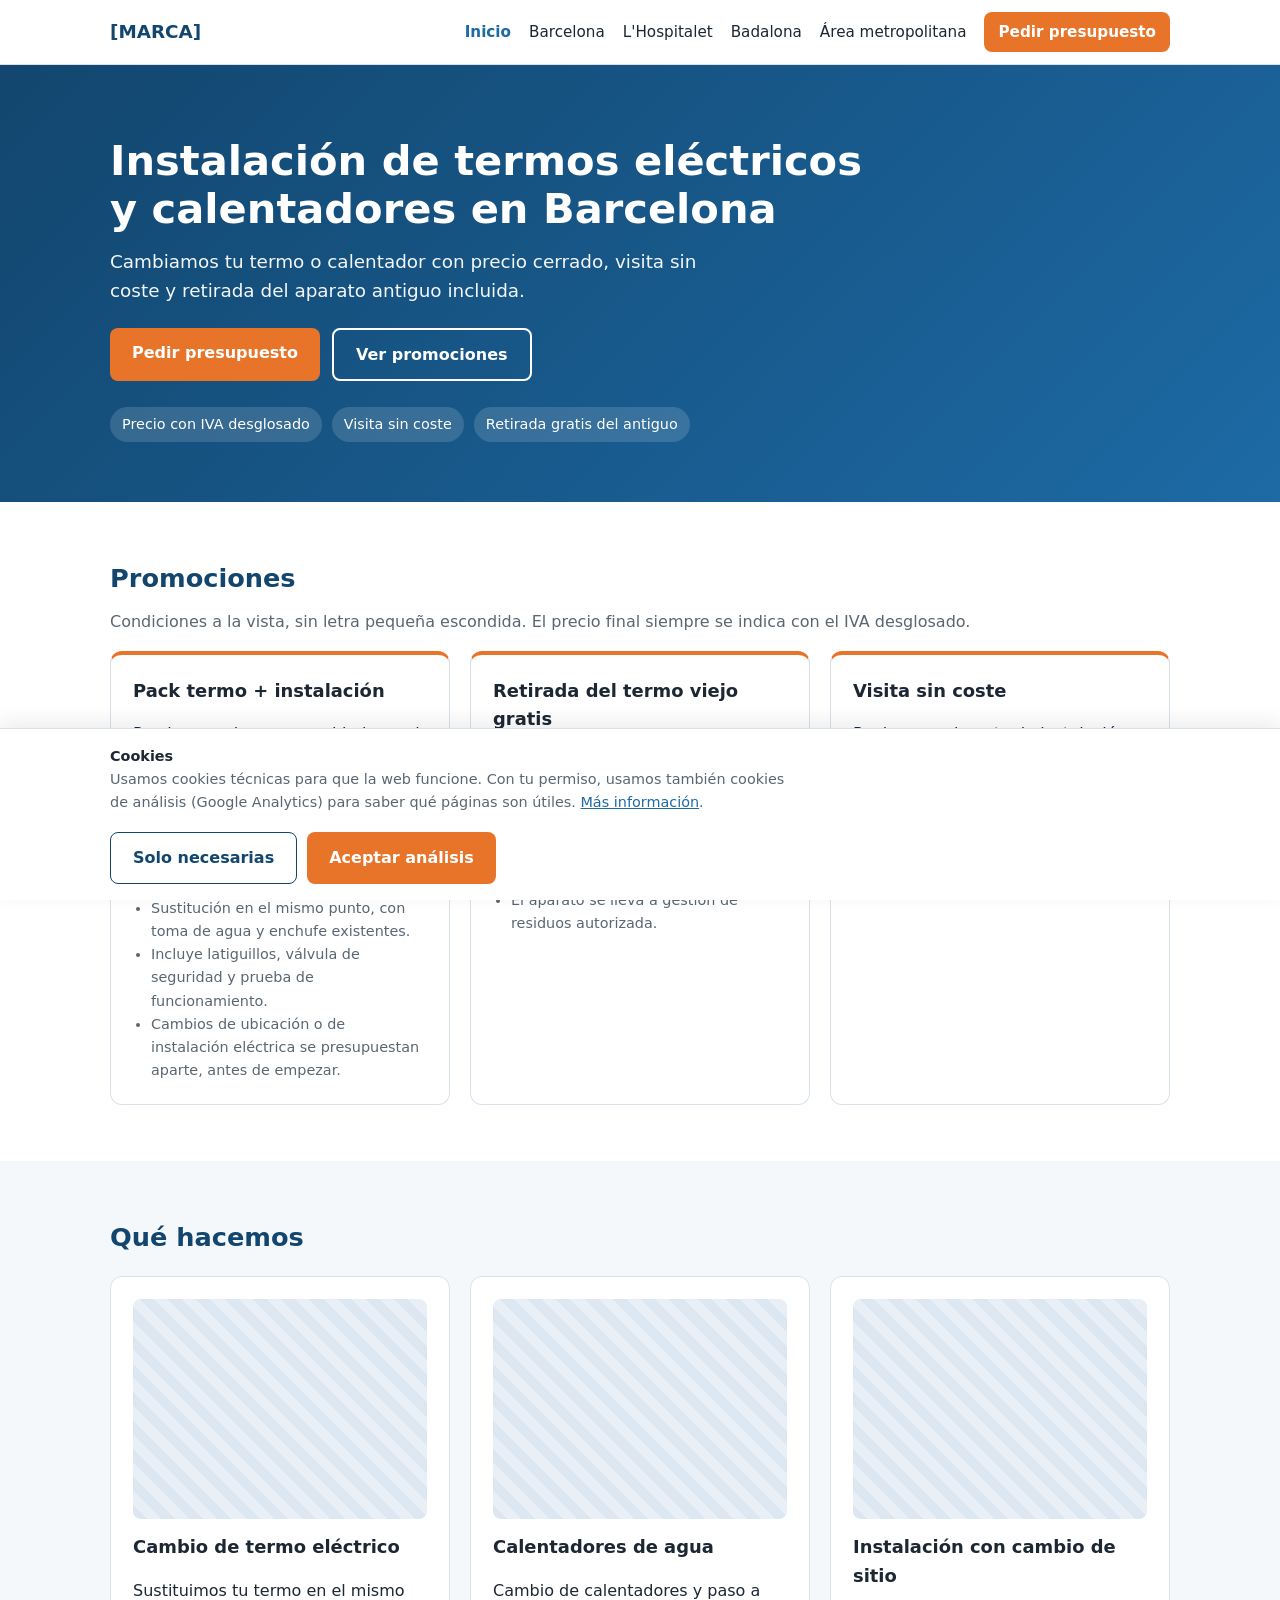
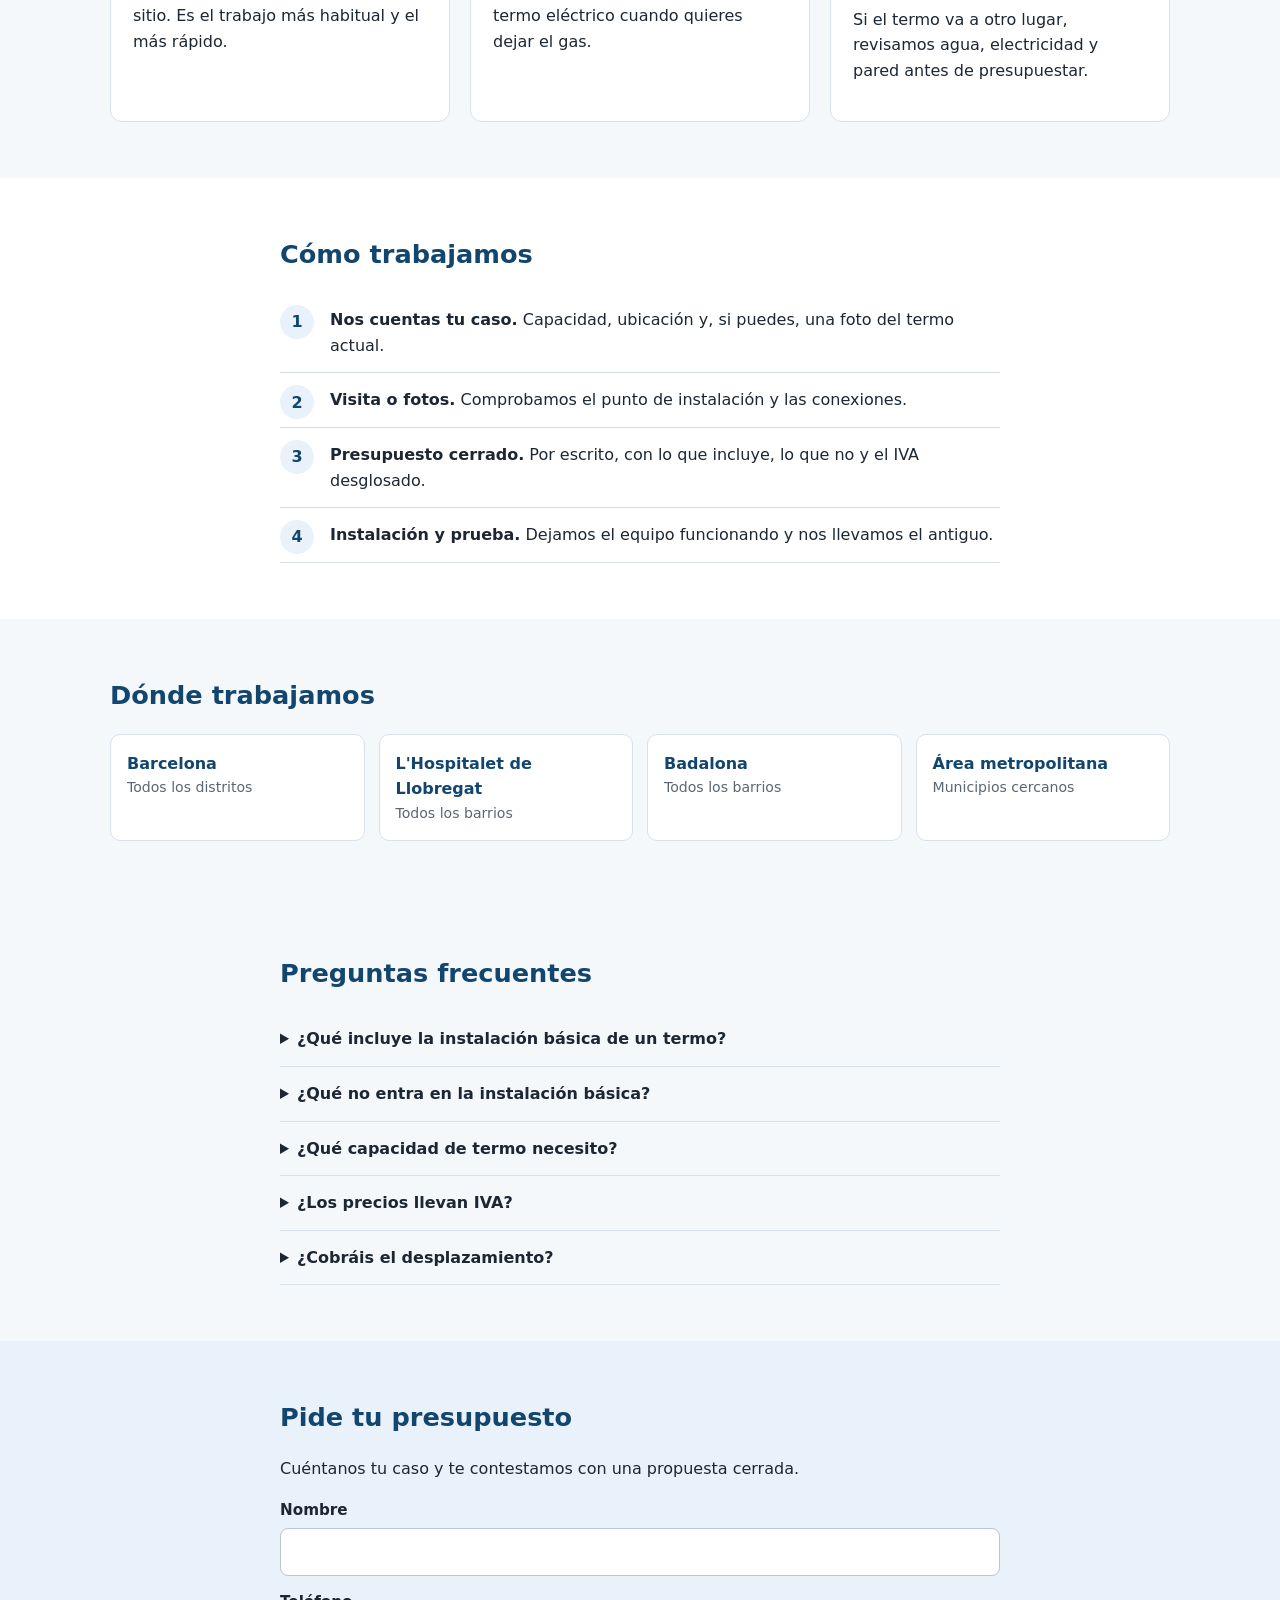
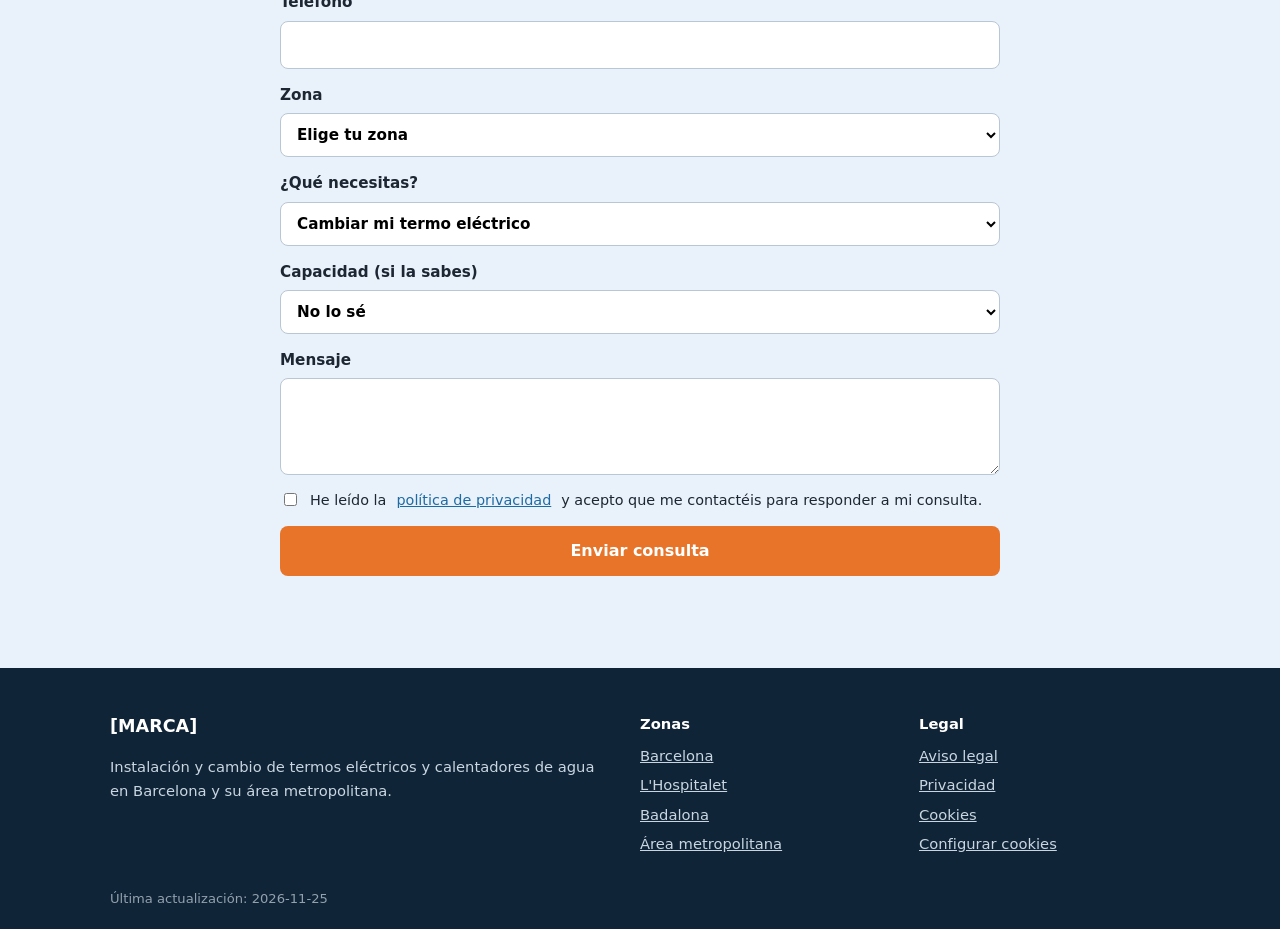
<file: index.html>
<!DOCTYPE html>
<html lang="es">
<head>
<meta charset="utf-8">
<meta name="viewport" content="width=device-width, initial-scale=1">
<meta http-equiv="Content-Security-Policy" content="default-src 'self'; script-src 'self' https://www.googletagmanager.com; connect-src 'self' https://www.google-analytics.com https://region1.google-analytics.com ; img-src 'self' data: https://www.google-analytics.com; style-src 'self'; font-src 'self'; base-uri 'self'; form-action 'self'">
<meta name="referrer" content="strict-origin-when-cross-origin">
<title>Instalación de termos eléctricos y calentadores en Barcelona | [MARCA]</title>
<meta name="description" content="Cambio e instalación de termos eléctricos y calentadores en Barcelona y área metropolitana. Visita sin coste, retirada del antiguo gratis y precio cerrado con IVA.">
<meta name="robots" content="noindex, follow">
<link rel="canonical" href="https://juniorsmax.github.io/termos-y-calentadores/">
<meta property="og:type" content="website">
<meta property="og:locale" content="es_ES">
<meta property="og:site_name" content="[MARCA]">
<meta property="og:title" content="Instalación de termos eléctricos y calentadores en Barcelona | [MARCA]">
<meta property="og:description" content="Cambio e instalación de termos eléctricos y calentadores en Barcelona y área metropolitana. Visita sin coste, retirada del antiguo gratis y precio cerrado con IVA.">
<meta property="og:url" content="https://juniorsmax.github.io/termos-y-calentadores/">
<meta property="og:image" content="https://juniorsmax.github.io/termos-y-calentadores/img/compartir.png">
<meta name="twitter:card" content="summary_large_image">
<link rel="icon" href="./img/favicon.svg" type="image/svg+xml">
<link rel="stylesheet" href="./css/estilos.css">
<script type="application/ld+json">{"@context": "https://schema.org", "@type": "HVACBusiness", "@id": "https://juniorsmax.github.io/termos-y-calentadores/#negocio", "name": "[MARCA]", "url": "https://juniorsmax.github.io/termos-y-calentadores/", "description": "Instalación y cambio de termos eléctricos y calentadores de agua en Barcelona y su área metropolitana.", "areaServed": [{"@type": "City", "name": "Barcelona"}, {"@type": "City", "name": "L'Hospitalet de Llobregat"}, {"@type": "City", "name": "Badalona"}, {"@type": "City", "name": "Cornellà de Llobregat"}, {"@type": "City", "name": "Esplugues de Llobregat"}, {"@type": "City", "name": "Santa Coloma de Gramenet"}, {"@type": "City", "name": "Sant Adrià de Besòs"}], "knowsAbout": ["termos eléctricos", "calentadores de agua", "agua caliente sanitaria"]}</script>
<script type="application/ld+json">{"@context": "https://schema.org", "@type": "FAQPage", "mainEntity": [{"@type": "Question", "name": "¿Qué incluye la instalación básica de un termo?", "acceptedAnswer": {"@type": "Answer", "text": "El cambio del termo en el mismo punto, aprovechando la toma de agua y el enchufe que ya existen: desmontaje del antiguo, montaje del nuevo, latiguillos, válvula de seguridad y prueba. Cualquier trabajo extra se indica por escrito antes de empezar."}}, {"@type": "Question", "name": "¿Qué no entra en la instalación básica?", "acceptedAnswer": {"@type": "Answer", "text": "Cambiar el termo de sitio, hacer tomas de agua nuevas, un circuito eléctrico propio, refuerzos de pared o trabajos de albañilería. Si tu caso lo necesita, te lo decimos y lo presupuestamos aparte."}}, {"@type": "Question", "name": "¿Qué capacidad de termo necesito?", "acceptedAnswer": {"@type": "Answer", "text": "Como orientación: 30-50 L para 1-2 personas, 80 L para 3 personas y 100 L para 4. Depende de tus hábitos de ducha y del espacio disponible; lo vemos contigo en la visita."}}, {"@type": "Question", "name": "¿Los precios llevan IVA?", "acceptedAnswer": {"@type": "Answer", "text": "Siempre indicamos el precio con el IVA desglosado, para que sepas exactamente lo que vas a pagar."}}, {"@type": "Question", "name": "¿Cobráis el desplazamiento?", "acceptedAnswer": {"@type": "Answer", "text": "En las zonas donde trabajamos, la visita es sin coste. Si estás fuera de esas zonas, te lo decimos antes de ir."}}]}</script>
<script type="application/ld+json">{"@context": "https://schema.org", "@type": "Service", "serviceType": "Instalación de termos eléctricos", "provider": {"@id": "https://juniorsmax.github.io/termos-y-calentadores/#negocio"}, "areaServed": {"@type": "Place", "name": "Barcelona y área metropolitana"}}</script>
</head>
<body>
<a class="saltar" href="#contenido">Saltar al contenido</a>
<header class="cab">
  <div class="caja cab-in">
    <a href="./" class="logo">[MARCA]</a>
    <button class="menu-btn" type="button" aria-expanded="false" aria-controls="menu">Menú</button>
    <nav id="menu" class="menu" aria-label="Principal"><a href="./" aria-current="page">Inicio</a><a href="./barcelona/">Barcelona</a><a href="./hospitalet/">L&#x27;Hospitalet</a><a href="./badalona/">Badalona</a><a href="./area-metropolitana/">Área metropolitana</a>
      <a class="btn btn-peq" href="./#presupuesto" data-evento="cta_presupuesto">Pedir presupuesto</a>
    </nav>
  </div>
</header>
<main id="contenido">
<section class="hero">
  <div class="caja">
    <h1>Instalación de termos eléctricos y calentadores en Barcelona</h1>
    <p class="hero-sub">Cambiamos tu termo o calentador con precio cerrado, visita sin coste y retirada del aparato antiguo incluida.</p>
    <div class="hero-btns">
      <a class="btn" href="#presupuesto" data-evento="cta_presupuesto">Pedir presupuesto</a>
      <a class="btn btn-claro" href="#promociones" data-evento="ver_promociones">Ver promociones</a>
    </div>
    <ul class="sellos">
      <li>Precio con IVA desglosado</li><li>Visita sin coste</li><li>Retirada gratis del antiguo</li>
    </ul>
  </div>
</section>
<section class="sec" id="promociones">
  <div class="caja">
    <h2>Promociones</h2>
    <p class="intro">Condiciones a la vista, sin letra pequeña escondida. El precio final siempre se indica con el IVA desglosado.</p>
    <div class="rejilla">
      <article class="tarjeta promo">
        <h3>Pack termo + instalación</h3>
        <p>Precio cerrado por capacidad con el termo, la instalación en el mismo punto y la puesta en marcha.</p>
        <p class="precio">Precio según capacidad: <strong>consúltanos</strong></p>
        <ul class="condiciones">
          <li>Sustitución en el mismo punto, con toma de agua y enchufe existentes.</li>
          <li>Incluye latiguillos, válvula de seguridad y prueba de funcionamiento.</li>
          <li>Cambios de ubicación o de instalación eléctrica se presupuestan aparte, antes de empezar.</li>
        </ul>
      </article>
      <article class="tarjeta promo">
        <h3>Retirada del termo viejo gratis</h3>
        <p>Desmontamos y nos llevamos tu termo o calentador antiguo al hacer el cambio.</p>
        <ul class="condiciones">
          <li>Válido al contratar la instalación de un equipo nuevo.</li>
          <li>El aparato se lleva a gestión de residuos autorizada.</li>
        </ul>
      </article>
      <article class="tarjeta promo">
        <h3>Visita sin coste</h3>
        <p>Revisamos el punto de instalación antes de darte el presupuesto cerrado.</p>
        <ul class="condiciones">
          <li>En las zonas donde trabajamos.</li>
          <li>Si prefieres, puedes enviarnos fotos y te damos una primera valoración.</li>
        </ul>
      </article>
    </div>
  </div>
</section>
<section class="sec sec-gris">
  <div class="caja">
    <h2>Qué hacemos</h2>
    <div class="rejilla">
      <article class="tarjeta"><div class="foto" aria-hidden="true" data-foto="termo eléctrico recién instalado"></div>
        <h3>Cambio de termo eléctrico</h3>
        <p>Sustituimos tu termo en el mismo sitio. Es el trabajo más habitual y el más rápido.</p></article>
      <article class="tarjeta"><div class="foto" aria-hidden="true" data-foto="calentador de agua instalado"></div>
        <h3>Calentadores de agua</h3>
        <p>Cambio de calentadores y paso a termo eléctrico cuando quieres dejar el gas.</p></article>
      <article class="tarjeta"><div class="foto" aria-hidden="true" data-foto="nueva ubicación del termo"></div>
        <h3>Instalación con cambio de sitio</h3>
        <p>Si el termo va a otro lugar, revisamos agua, electricidad y pared antes de presupuestar.</p></article>
    </div>
  </div>
</section>
<section class="sec">
  <div class="caja estrecha">
    <h2>Cómo trabajamos</h2>
    <ol class="pasos">
      <li><strong>Nos cuentas tu caso.</strong> Capacidad, ubicación y, si puedes, una foto del termo actual.</li>
      <li><strong>Visita o fotos.</strong> Comprobamos el punto de instalación y las conexiones.</li>
      <li><strong>Presupuesto cerrado.</strong> Por escrito, con lo que incluye, lo que no y el IVA desglosado.</li>
      <li><strong>Instalación y prueba.</strong> Dejamos el equipo funcionando y nos llevamos el antiguo.</li>
    </ol>
  </div>
</section>
<section class="sec sec-gris">
  <div class="caja">
    <h2>Dónde trabajamos</h2>
    <div class="zonas">
      <a href="./barcelona/">Barcelona<span>Todos los distritos</span></a>
      <a href="./hospitalet/">L'Hospitalet de Llobregat<span>Todos los barrios</span></a>
      <a href="./badalona/">Badalona<span>Todos los barrios</span></a>
      <a href="./area-metropolitana/">Área metropolitana<span>Municipios cercanos</span></a>
    </div>
  </div>
</section>
<section class="sec sec-gris"><div class="caja estrecha"><h2>Preguntas frecuentes</h2><details><summary>¿Qué incluye la instalación básica de un termo?</summary><p>El cambio del termo en el mismo punto, aprovechando la toma de agua y el enchufe que ya existen: desmontaje del antiguo, montaje del nuevo, latiguillos, válvula de seguridad y prueba. Cualquier trabajo extra se indica por escrito antes de empezar.</p></details><details><summary>¿Qué no entra en la instalación básica?</summary><p>Cambiar el termo de sitio, hacer tomas de agua nuevas, un circuito eléctrico propio, refuerzos de pared o trabajos de albañilería. Si tu caso lo necesita, te lo decimos y lo presupuestamos aparte.</p></details><details><summary>¿Qué capacidad de termo necesito?</summary><p>Como orientación: 30-50 L para 1-2 personas, 80 L para 3 personas y 100 L para 4. Depende de tus hábitos de ducha y del espacio disponible; lo vemos contigo en la visita.</p></details><details><summary>¿Los precios llevan IVA?</summary><p>Siempre indicamos el precio con el IVA desglosado, para que sepas exactamente lo que vas a pagar.</p></details><details><summary>¿Cobráis el desplazamiento?</summary><p>En las zonas donde trabajamos, la visita es sin coste. Si estás fuera de esas zonas, te lo decimos antes de ir.</p></details></div></section>
<section class="sec sec-azul" id="presupuesto">
  <div class="caja estrecha">
    <h2>Pide tu presupuesto</h2>
    <p>Cuéntanos tu caso y te contestamos con una propuesta cerrada.</p>
    <form id="formulario" class="form" novalidate>
      <label>Nombre<input name="nombre" required maxlength="40" autocomplete="name"></label>
      <label>Teléfono<input name="telefono" required inputmode="tel" pattern="[0-9 +]{9,15}" maxlength="15" autocomplete="tel"></label>
      <label>Zona<select name="zona" required><option value="">Elige tu zona</option><option>Barcelona</option><option>L&#x27;Hospitalet de Llobregat</option><option>Badalona</option><option>Otro municipio del área metropolitana</option></select></label>
      <label>¿Qué necesitas?<select name="servicio">
        <option>Cambiar mi termo eléctrico</option>
        <option>Instalar un termo nuevo</option>
        <option>Cambiar o instalar un calentador</option>
        <option>No lo sé, necesito consejo</option>
      </select></label>
      <label>Capacidad (si la sabes)<select name="litros">
        <option>No lo sé</option><option>30 L</option><option>50 L</option>
        <option>80 L</option><option>100 L</option><option>Más de 100 L</option>
      </select></label>
      <label>Mensaje<textarea name="mensaje" rows="3" maxlength="1000"></textarea></label>
      <input type="text" name="web" class="trampa" tabindex="-1" autocomplete="off" aria-hidden="true">
      <label class="check"><input type="checkbox" name="acepto" required> He leído la <a href="./privacidad/">política de privacidad</a> y acepto que me contactéis para responder a mi consulta.</label>
      <button class="btn" type="submit">Enviar consulta</button>
      <p class="form-estado" role="status" aria-live="polite"></p>
    </form>
  </div>
</section>
</main>
<footer class="pie">
  <div class="caja pie-in">
    <div>
      <p class="pie-marca">[MARCA]</p>
      <p>Instalación y cambio de termos eléctricos y calentadores de agua en Barcelona y su área metropolitana.</p>
    </div>
    <nav aria-label="Zonas">
      <p class="pie-tit">Zonas</p>
      <a href="./barcelona/">Barcelona</a><a href="./hospitalet/">L'Hospitalet</a>
      <a href="./badalona/">Badalona</a><a href="./area-metropolitana/">Área metropolitana</a>
    </nav>
    <nav aria-label="Legal">
      <p class="pie-tit">Legal</p>
      <a href="./aviso-legal/">Aviso legal</a><a href="./privacidad/">Privacidad</a>
      <a href="./cookies/">Cookies</a>
      <button type="button" class="enlace" id="abrir-cookies">Configurar cookies</button>
    </nav>
  </div>
  <p class="caja pie-act">Última actualización: 2026-11-25</p>
</footer>
<div id="cookies" class="cookies" role="dialog" aria-modal="false" aria-labelledby="cookies-tit" hidden>
  <div class="caja cookies-in">
    <div>
      <p id="cookies-tit" class="cookies-tit">Cookies</p>
      <p>Usamos cookies técnicas para que la web funcione. Con tu permiso, usamos también cookies de análisis (Google Analytics) para saber qué páginas son útiles. <a href="./cookies/">Más información</a>.</p>
    </div>
    <div class="cookies-btns">
      <button type="button" class="btn btn-sec" data-cookies="rechazar">Solo necesarias</button>
      <button type="button" class="btn" data-cookies="aceptar">Aceptar análisis</button>
    </div>
  </div>
</div>
<script src="./js/config.js"></script>
<script src="./js/web.js"></script>
</body>
</html>
</file>
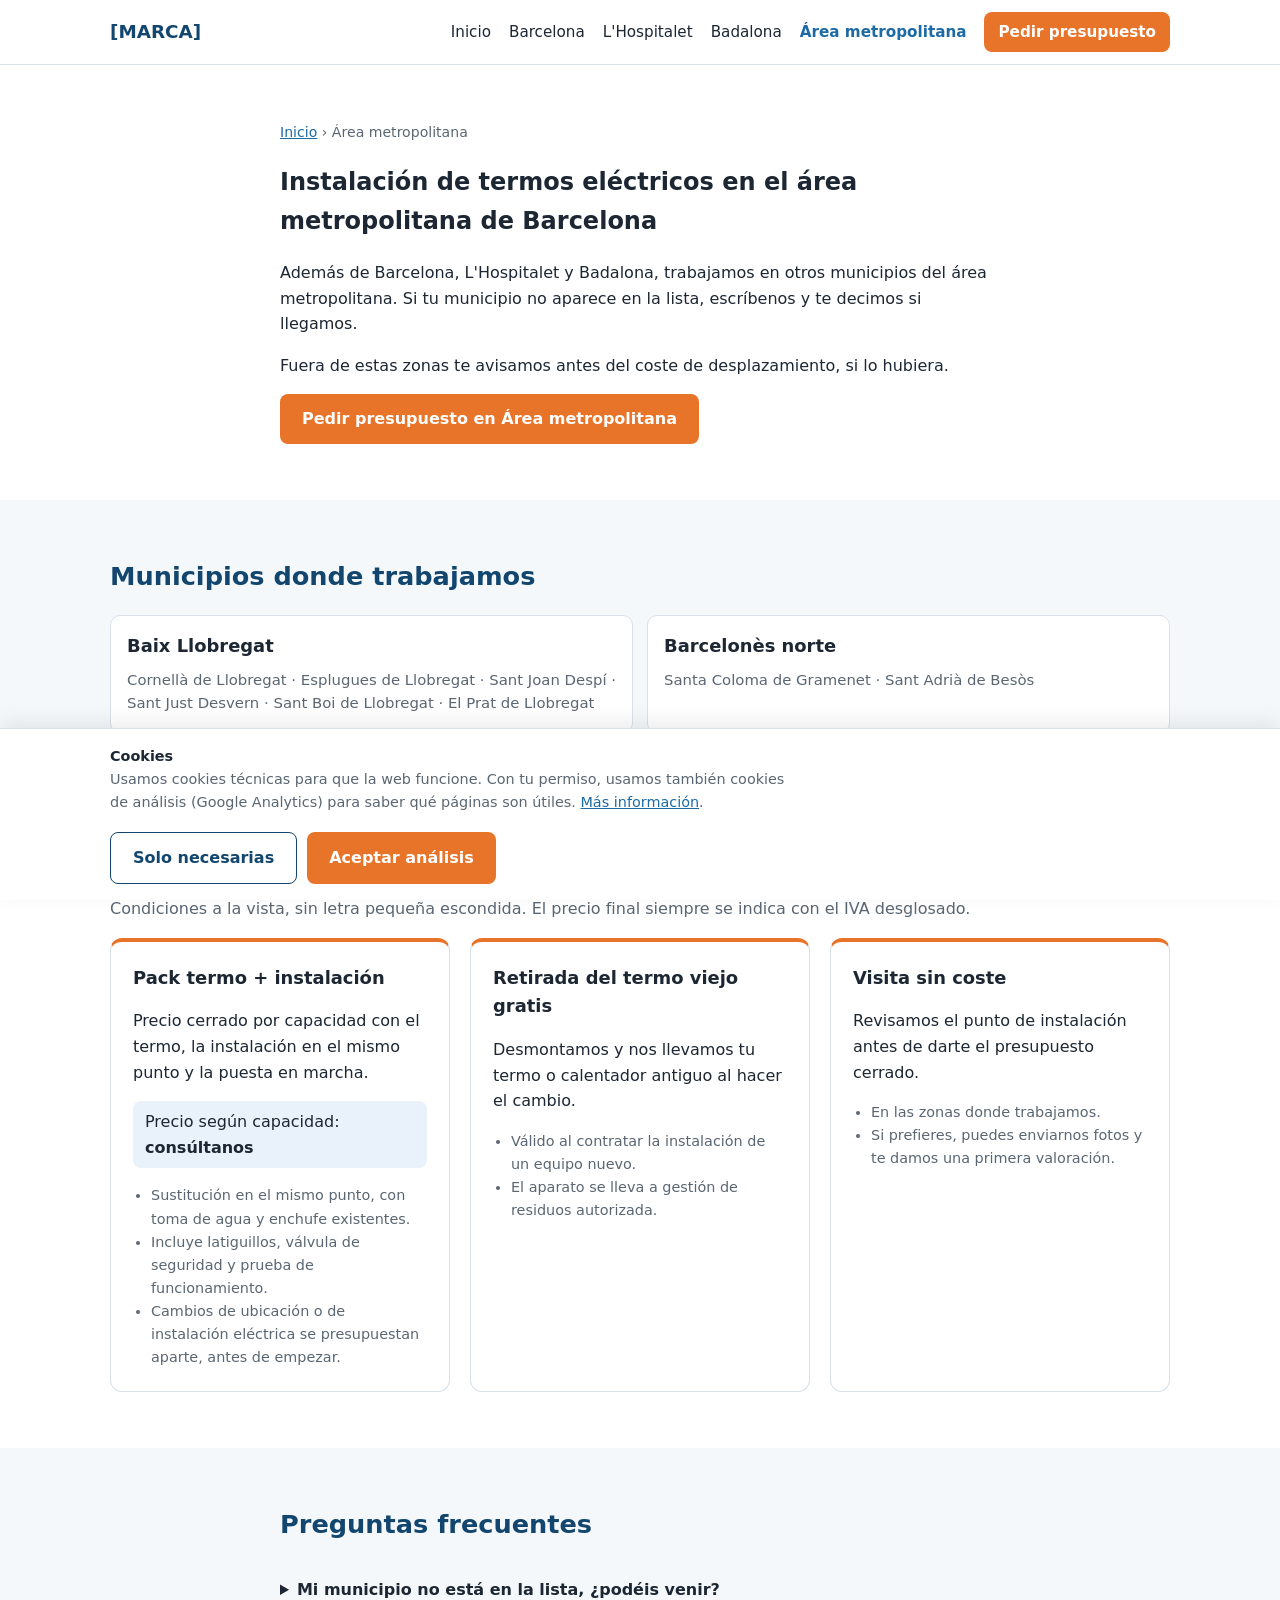
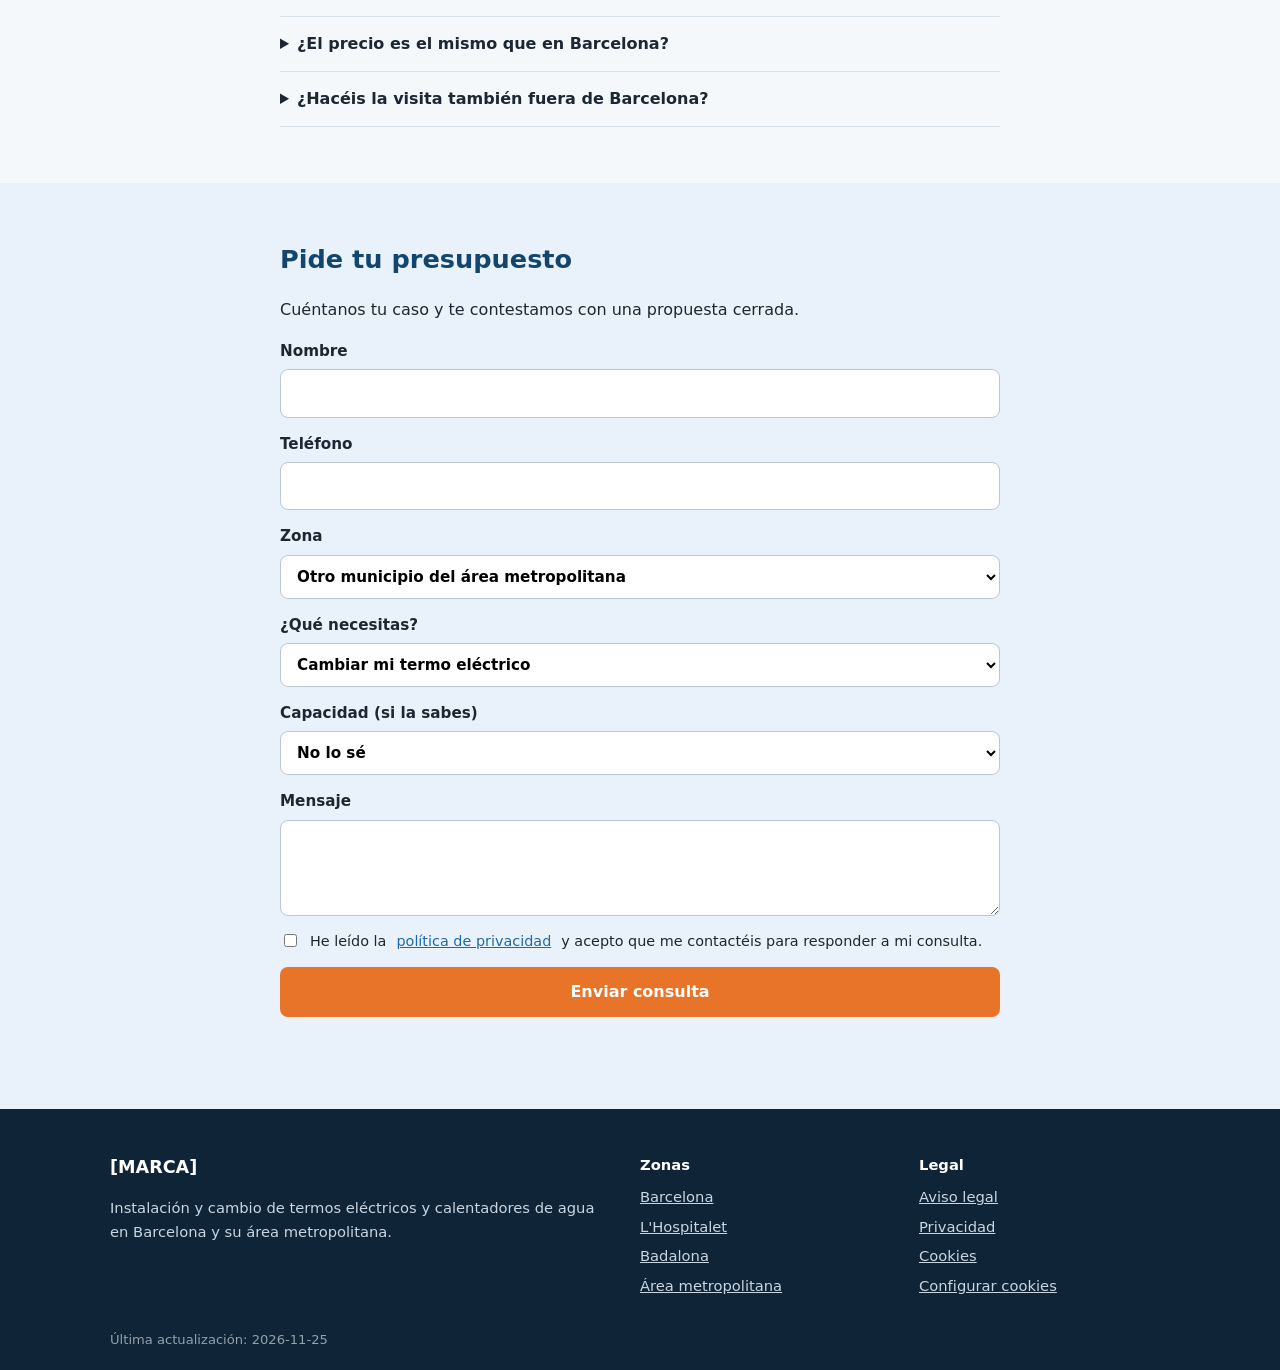
<file: area-metropolitana/index.html>
<!DOCTYPE html>
<html lang="es">
<head>
<meta charset="utf-8">
<meta name="viewport" content="width=device-width, initial-scale=1">
<meta http-equiv="Content-Security-Policy" content="default-src 'self'; script-src 'self' https://www.googletagmanager.com; connect-src 'self' https://www.google-analytics.com https://region1.google-analytics.com ; img-src 'self' data: https://www.google-analytics.com; style-src 'self'; font-src 'self'; base-uri 'self'; form-action 'self'">
<meta name="referrer" content="strict-origin-when-cross-origin">
<title>Instalación de termos eléctricos en el área metropolitana de Barcelona | [MARCA]</title>
<meta name="description" content="Instalación de termos eléctricos y calentadores en municipios del área metropolitana de Barcelona. Consulta tu zona y pide presupuesto.">
<meta name="robots" content="noindex, follow">
<link rel="canonical" href="https://juniorsmax.github.io/termos-y-calentadores/area-metropolitana/">
<meta property="og:type" content="website">
<meta property="og:locale" content="es_ES">
<meta property="og:site_name" content="[MARCA]">
<meta property="og:title" content="Instalación de termos eléctricos en el área metropolitana de Barcelona | [MARCA]">
<meta property="og:description" content="Instalación de termos eléctricos y calentadores en municipios del área metropolitana de Barcelona. Consulta tu zona y pide presupuesto.">
<meta property="og:url" content="https://juniorsmax.github.io/termos-y-calentadores/area-metropolitana/">
<meta property="og:image" content="https://juniorsmax.github.io/termos-y-calentadores/img/compartir.png">
<meta name="twitter:card" content="summary_large_image">
<link rel="icon" href="../img/favicon.svg" type="image/svg+xml">
<link rel="stylesheet" href="../css/estilos.css">
<script type="application/ld+json">{"@context": "https://schema.org", "@type": "HVACBusiness", "@id": "https://juniorsmax.github.io/termos-y-calentadores/#negocio", "name": "[MARCA]", "url": "https://juniorsmax.github.io/termos-y-calentadores/", "description": "Instalación y cambio de termos eléctricos y calentadores de agua en Barcelona y su área metropolitana.", "areaServed": [{"@type": "City", "name": "Barcelona"}, {"@type": "City", "name": "L'Hospitalet de Llobregat"}, {"@type": "City", "name": "Badalona"}, {"@type": "City", "name": "Cornellà de Llobregat"}, {"@type": "City", "name": "Esplugues de Llobregat"}, {"@type": "City", "name": "Santa Coloma de Gramenet"}, {"@type": "City", "name": "Sant Adrià de Besòs"}], "knowsAbout": ["termos eléctricos", "calentadores de agua", "agua caliente sanitaria"]}</script>
<script type="application/ld+json">{"@context": "https://schema.org", "@type": "BreadcrumbList", "itemListElement": [{"@type": "ListItem", "position": 1, "name": "Inicio", "item": "https://juniorsmax.github.io/termos-y-calentadores/"}, {"@type": "ListItem", "position": 2, "name": "Área metropolitana", "item": "https://juniorsmax.github.io/termos-y-calentadores/area-metropolitana/"}]}</script>
<script type="application/ld+json">{"@context": "https://schema.org", "@type": "FAQPage", "mainEntity": [{"@type": "Question", "name": "Mi municipio no está en la lista, ¿podéis venir?", "acceptedAnswer": {"@type": "Answer", "text": "Escríbenos desde el formulario. Te respondemos si llegamos y si hay coste de desplazamiento."}}, {"@type": "Question", "name": "¿El precio es el mismo que en Barcelona?", "acceptedAnswer": {"@type": "Answer", "text": "El precio del termo y de la instalación es el mismo. Solo cambia si hay desplazamiento fuera de nuestras zonas, y te lo decimos antes."}}, {"@type": "Question", "name": "¿Hacéis la visita también fuera de Barcelona?", "acceptedAnswer": {"@type": "Answer", "text": "Sí, en los municipios de la lista la visita es sin coste."}}]}</script>
<script type="application/ld+json">{"@context": "https://schema.org", "@type": "Service", "serviceType": "Instalación de termos eléctricos", "provider": {"@id": "https://juniorsmax.github.io/termos-y-calentadores/#negocio"}, "areaServed": {"@type": "Place", "name": "Área metropolitana"}}</script>
</head>
<body>
<a class="saltar" href="#contenido">Saltar al contenido</a>
<header class="cab">
  <div class="caja cab-in">
    <a href="../" class="logo">[MARCA]</a>
    <button class="menu-btn" type="button" aria-expanded="false" aria-controls="menu">Menú</button>
    <nav id="menu" class="menu" aria-label="Principal"><a href="../">Inicio</a><a href="../barcelona/">Barcelona</a><a href="../hospitalet/">L&#x27;Hospitalet</a><a href="../badalona/">Badalona</a><a href="../area-metropolitana/" aria-current="page">Área metropolitana</a>
      <a class="btn btn-peq" href="../#presupuesto" data-evento="cta_presupuesto">Pedir presupuesto</a>
    </nav>
  </div>
</header>
<main id="contenido">
<section class="sec">
  <div class="caja estrecha">
    <nav class="migas" aria-label="Migas"><a href="../">Inicio</a> › <span>Área metropolitana</span></nav>
    <h1>Instalación de termos eléctricos en el área metropolitana de Barcelona</h1>
    <p>Además de Barcelona, L&#x27;Hospitalet y Badalona, trabajamos en otros municipios del área metropolitana. Si tu municipio no aparece en la lista, escríbenos y te decimos si llegamos.</p><p>Fuera de estas zonas te avisamos antes del coste de desplazamiento, si lo hubiera.</p>
    <a class="btn" href="#presupuesto" data-evento="cta_presupuesto">Pedir presupuesto en Área metropolitana</a>
  </div>
</section>
<section class="sec sec-gris">
  <div class="caja">
    <h2>Municipios donde trabajamos</h2><div class='grupos'><div class='grupo'><h3>Baix Llobregat</h3><p>Cornellà de Llobregat · Esplugues de Llobregat · Sant Joan Despí · Sant Just Desvern · Sant Boi de Llobregat · El Prat de Llobregat</p></div><div class='grupo'><h3>Barcelonès norte</h3><p>Santa Coloma de Gramenet · Sant Adrià de Besòs</p></div></div>
  </div>
</section>
<section class="sec" id="promociones">
  <div class="caja">
    <h2>Promociones</h2>
    <p class="intro">Condiciones a la vista, sin letra pequeña escondida. El precio final siempre se indica con el IVA desglosado.</p>
    <div class="rejilla">
      <article class="tarjeta promo">
        <h3>Pack termo + instalación</h3>
        <p>Precio cerrado por capacidad con el termo, la instalación en el mismo punto y la puesta en marcha.</p>
        <p class="precio">Precio según capacidad: <strong>consúltanos</strong></p>
        <ul class="condiciones">
          <li>Sustitución en el mismo punto, con toma de agua y enchufe existentes.</li>
          <li>Incluye latiguillos, válvula de seguridad y prueba de funcionamiento.</li>
          <li>Cambios de ubicación o de instalación eléctrica se presupuestan aparte, antes de empezar.</li>
        </ul>
      </article>
      <article class="tarjeta promo">
        <h3>Retirada del termo viejo gratis</h3>
        <p>Desmontamos y nos llevamos tu termo o calentador antiguo al hacer el cambio.</p>
        <ul class="condiciones">
          <li>Válido al contratar la instalación de un equipo nuevo.</li>
          <li>El aparato se lleva a gestión de residuos autorizada.</li>
        </ul>
      </article>
      <article class="tarjeta promo">
        <h3>Visita sin coste</h3>
        <p>Revisamos el punto de instalación antes de darte el presupuesto cerrado.</p>
        <ul class="condiciones">
          <li>En las zonas donde trabajamos.</li>
          <li>Si prefieres, puedes enviarnos fotos y te damos una primera valoración.</li>
        </ul>
      </article>
    </div>
  </div>
</section>
<section class="sec sec-gris"><div class="caja estrecha"><h2>Preguntas frecuentes</h2><details><summary>Mi municipio no está en la lista, ¿podéis venir?</summary><p>Escríbenos desde el formulario. Te respondemos si llegamos y si hay coste de desplazamiento.</p></details><details><summary>¿El precio es el mismo que en Barcelona?</summary><p>El precio del termo y de la instalación es el mismo. Solo cambia si hay desplazamiento fuera de nuestras zonas, y te lo decimos antes.</p></details><details><summary>¿Hacéis la visita también fuera de Barcelona?</summary><p>Sí, en los municipios de la lista la visita es sin coste.</p></details></div></section>
<section class="sec sec-azul" id="presupuesto">
  <div class="caja estrecha">
    <h2>Pide tu presupuesto</h2>
    <p>Cuéntanos tu caso y te contestamos con una propuesta cerrada.</p>
    <form id="formulario" class="form" novalidate>
      <label>Nombre<input name="nombre" required maxlength="40" autocomplete="name"></label>
      <label>Teléfono<input name="telefono" required inputmode="tel" pattern="[0-9 +]{9,15}" maxlength="15" autocomplete="tel"></label>
      <label>Zona<select name="zona" required><option value="">Elige tu zona</option><option>Barcelona</option><option>L&#x27;Hospitalet de Llobregat</option><option>Badalona</option><option selected>Otro municipio del área metropolitana</option></select></label>
      <label>¿Qué necesitas?<select name="servicio">
        <option>Cambiar mi termo eléctrico</option>
        <option>Instalar un termo nuevo</option>
        <option>Cambiar o instalar un calentador</option>
        <option>No lo sé, necesito consejo</option>
      </select></label>
      <label>Capacidad (si la sabes)<select name="litros">
        <option>No lo sé</option><option>30 L</option><option>50 L</option>
        <option>80 L</option><option>100 L</option><option>Más de 100 L</option>
      </select></label>
      <label>Mensaje<textarea name="mensaje" rows="3" maxlength="1000"></textarea></label>
      <input type="text" name="web" class="trampa" tabindex="-1" autocomplete="off" aria-hidden="true">
      <label class="check"><input type="checkbox" name="acepto" required> He leído la <a href="../privacidad/">política de privacidad</a> y acepto que me contactéis para responder a mi consulta.</label>
      <button class="btn" type="submit">Enviar consulta</button>
      <p class="form-estado" role="status" aria-live="polite"></p>
    </form>
  </div>
</section>
</main>
<footer class="pie">
  <div class="caja pie-in">
    <div>
      <p class="pie-marca">[MARCA]</p>
      <p>Instalación y cambio de termos eléctricos y calentadores de agua en Barcelona y su área metropolitana.</p>
    </div>
    <nav aria-label="Zonas">
      <p class="pie-tit">Zonas</p>
      <a href="../barcelona/">Barcelona</a><a href="../hospitalet/">L'Hospitalet</a>
      <a href="../badalona/">Badalona</a><a href="../area-metropolitana/">Área metropolitana</a>
    </nav>
    <nav aria-label="Legal">
      <p class="pie-tit">Legal</p>
      <a href="../aviso-legal/">Aviso legal</a><a href="../privacidad/">Privacidad</a>
      <a href="../cookies/">Cookies</a>
      <button type="button" class="enlace" id="abrir-cookies">Configurar cookies</button>
    </nav>
  </div>
  <p class="caja pie-act">Última actualización: 2026-11-25</p>
</footer>
<div id="cookies" class="cookies" role="dialog" aria-modal="false" aria-labelledby="cookies-tit" hidden>
  <div class="caja cookies-in">
    <div>
      <p id="cookies-tit" class="cookies-tit">Cookies</p>
      <p>Usamos cookies técnicas para que la web funcione. Con tu permiso, usamos también cookies de análisis (Google Analytics) para saber qué páginas son útiles. <a href="../cookies/">Más información</a>.</p>
    </div>
    <div class="cookies-btns">
      <button type="button" class="btn btn-sec" data-cookies="rechazar">Solo necesarias</button>
      <button type="button" class="btn" data-cookies="aceptar">Aceptar análisis</button>
    </div>
  </div>
</div>
<script src="../js/config.js"></script>
<script src="../js/web.js"></script>
</body>
</html>
</file>
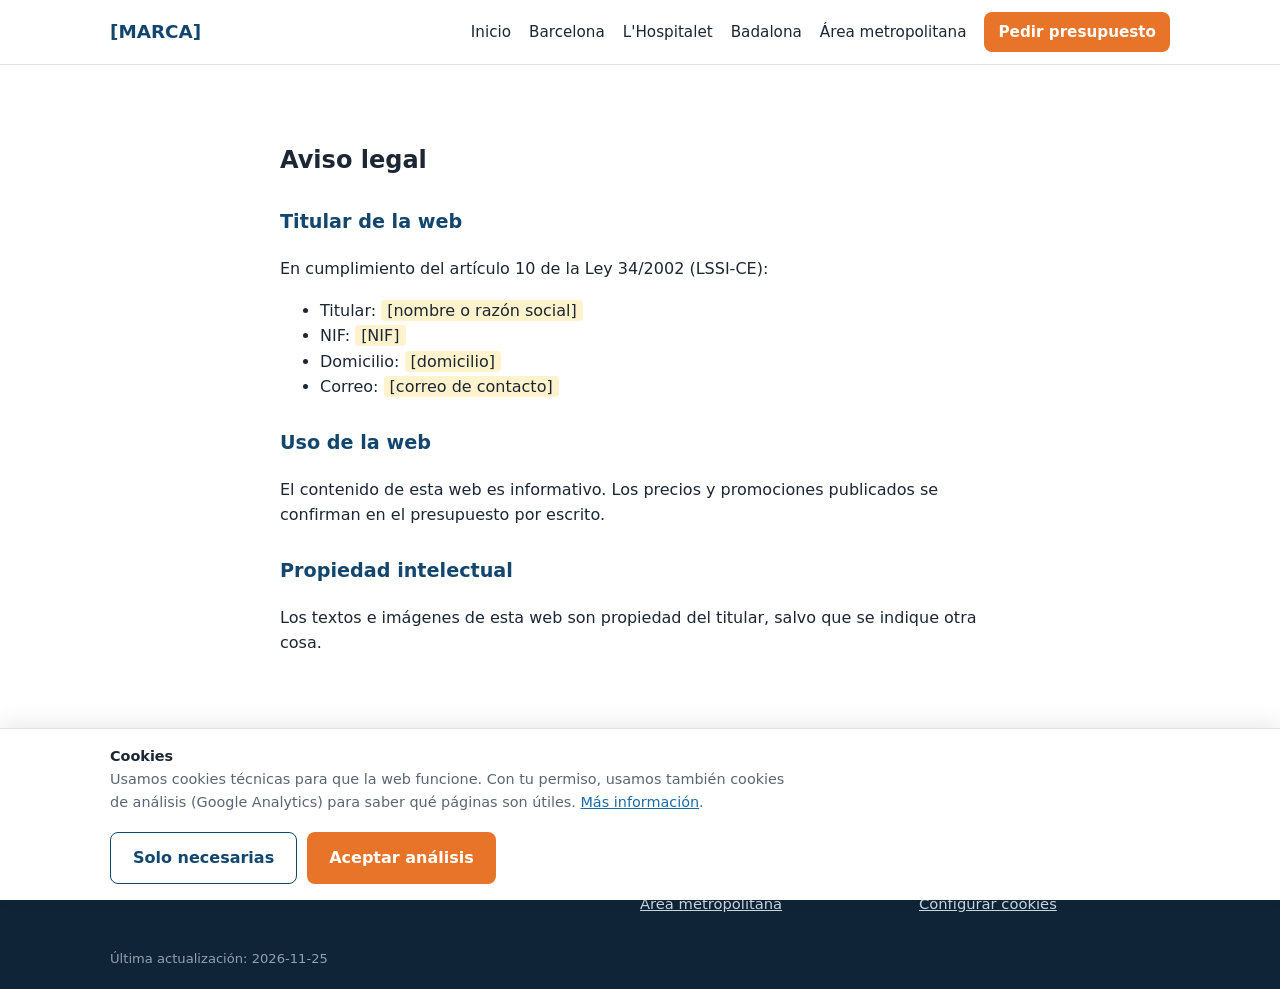
<file: aviso-legal/index.html>
<!DOCTYPE html>
<html lang="es">
<head>
<meta charset="utf-8">
<meta name="viewport" content="width=device-width, initial-scale=1">
<meta http-equiv="Content-Security-Policy" content="default-src 'self'; script-src 'self' https://www.googletagmanager.com; connect-src 'self' https://www.google-analytics.com https://region1.google-analytics.com ; img-src 'self' data: https://www.google-analytics.com; style-src 'self'; font-src 'self'; base-uri 'self'; form-action 'self'">
<meta name="referrer" content="strict-origin-when-cross-origin">
<title>Aviso legal | [MARCA]</title>
<meta name="description" content="Aviso legal de [MARCA].">
<meta name="robots" content="noindex, follow">
<link rel="canonical" href="https://juniorsmax.github.io/termos-y-calentadores/aviso-legal/">
<meta property="og:type" content="website">
<meta property="og:locale" content="es_ES">
<meta property="og:site_name" content="[MARCA]">
<meta property="og:title" content="Aviso legal | [MARCA]">
<meta property="og:description" content="Aviso legal de [MARCA].">
<meta property="og:url" content="https://juniorsmax.github.io/termos-y-calentadores/aviso-legal/">
<meta property="og:image" content="https://juniorsmax.github.io/termos-y-calentadores/img/compartir.png">
<meta name="twitter:card" content="summary_large_image">
<link rel="icon" href="../img/favicon.svg" type="image/svg+xml">
<link rel="stylesheet" href="../css/estilos.css">
<script type="application/ld+json">{"@context": "https://schema.org", "@type": "HVACBusiness", "@id": "https://juniorsmax.github.io/termos-y-calentadores/#negocio", "name": "[MARCA]", "url": "https://juniorsmax.github.io/termos-y-calentadores/", "description": "Instalación y cambio de termos eléctricos y calentadores de agua en Barcelona y su área metropolitana.", "areaServed": [{"@type": "City", "name": "Barcelona"}, {"@type": "City", "name": "L'Hospitalet de Llobregat"}, {"@type": "City", "name": "Badalona"}, {"@type": "City", "name": "Cornellà de Llobregat"}, {"@type": "City", "name": "Esplugues de Llobregat"}, {"@type": "City", "name": "Santa Coloma de Gramenet"}, {"@type": "City", "name": "Sant Adrià de Besòs"}], "knowsAbout": ["termos eléctricos", "calentadores de agua", "agua caliente sanitaria"]}</script>
</head>
<body>
<a class="saltar" href="#contenido">Saltar al contenido</a>
<header class="cab">
  <div class="caja cab-in">
    <a href="../" class="logo">[MARCA]</a>
    <button class="menu-btn" type="button" aria-expanded="false" aria-controls="menu">Menú</button>
    <nav id="menu" class="menu" aria-label="Principal"><a href="../">Inicio</a><a href="../barcelona/">Barcelona</a><a href="../hospitalet/">L&#x27;Hospitalet</a><a href="../badalona/">Badalona</a><a href="../area-metropolitana/">Área metropolitana</a>
      <a class="btn btn-peq" href="../#presupuesto" data-evento="cta_presupuesto">Pedir presupuesto</a>
    </nav>
  </div>
</header>
<main id="contenido">
<section class="sec"><div class="caja estrecha legal"><h1>Aviso legal</h1>
<h2>Titular de la web</h2>
<p>En cumplimiento del artículo 10 de la Ley 34/2002 (LSSI-CE):</p>
<ul>
<li>Titular: <span class="pendiente">[nombre o razón social]</span></li>
<li>NIF: <span class="pendiente">[NIF]</span></li>
<li>Domicilio: <span class="pendiente">[domicilio]</span></li>
<li>Correo: <span class="pendiente">[correo de contacto]</span></li>
</ul>
<h2>Uso de la web</h2>
<p>El contenido de esta web es informativo. Los precios y promociones publicados se confirman en el presupuesto por escrito.</p>
<h2>Propiedad intelectual</h2>
<p>Los textos e imágenes de esta web son propiedad del titular, salvo que se indique otra cosa.</p>
</div></section></main>
<footer class="pie">
  <div class="caja pie-in">
    <div>
      <p class="pie-marca">[MARCA]</p>
      <p>Instalación y cambio de termos eléctricos y calentadores de agua en Barcelona y su área metropolitana.</p>
    </div>
    <nav aria-label="Zonas">
      <p class="pie-tit">Zonas</p>
      <a href="../barcelona/">Barcelona</a><a href="../hospitalet/">L'Hospitalet</a>
      <a href="../badalona/">Badalona</a><a href="../area-metropolitana/">Área metropolitana</a>
    </nav>
    <nav aria-label="Legal">
      <p class="pie-tit">Legal</p>
      <a href="../aviso-legal/">Aviso legal</a><a href="../privacidad/">Privacidad</a>
      <a href="../cookies/">Cookies</a>
      <button type="button" class="enlace" id="abrir-cookies">Configurar cookies</button>
    </nav>
  </div>
  <p class="caja pie-act">Última actualización: 2026-11-25</p>
</footer>
<div id="cookies" class="cookies" role="dialog" aria-modal="false" aria-labelledby="cookies-tit" hidden>
  <div class="caja cookies-in">
    <div>
      <p id="cookies-tit" class="cookies-tit">Cookies</p>
      <p>Usamos cookies técnicas para que la web funcione. Con tu permiso, usamos también cookies de análisis (Google Analytics) para saber qué páginas son útiles. <a href="../cookies/">Más información</a>.</p>
    </div>
    <div class="cookies-btns">
      <button type="button" class="btn btn-sec" data-cookies="rechazar">Solo necesarias</button>
      <button type="button" class="btn" data-cookies="aceptar">Aceptar análisis</button>
    </div>
  </div>
</div>
<script src="../js/config.js"></script>
<script src="../js/web.js"></script>
</body>
</html>
</file>
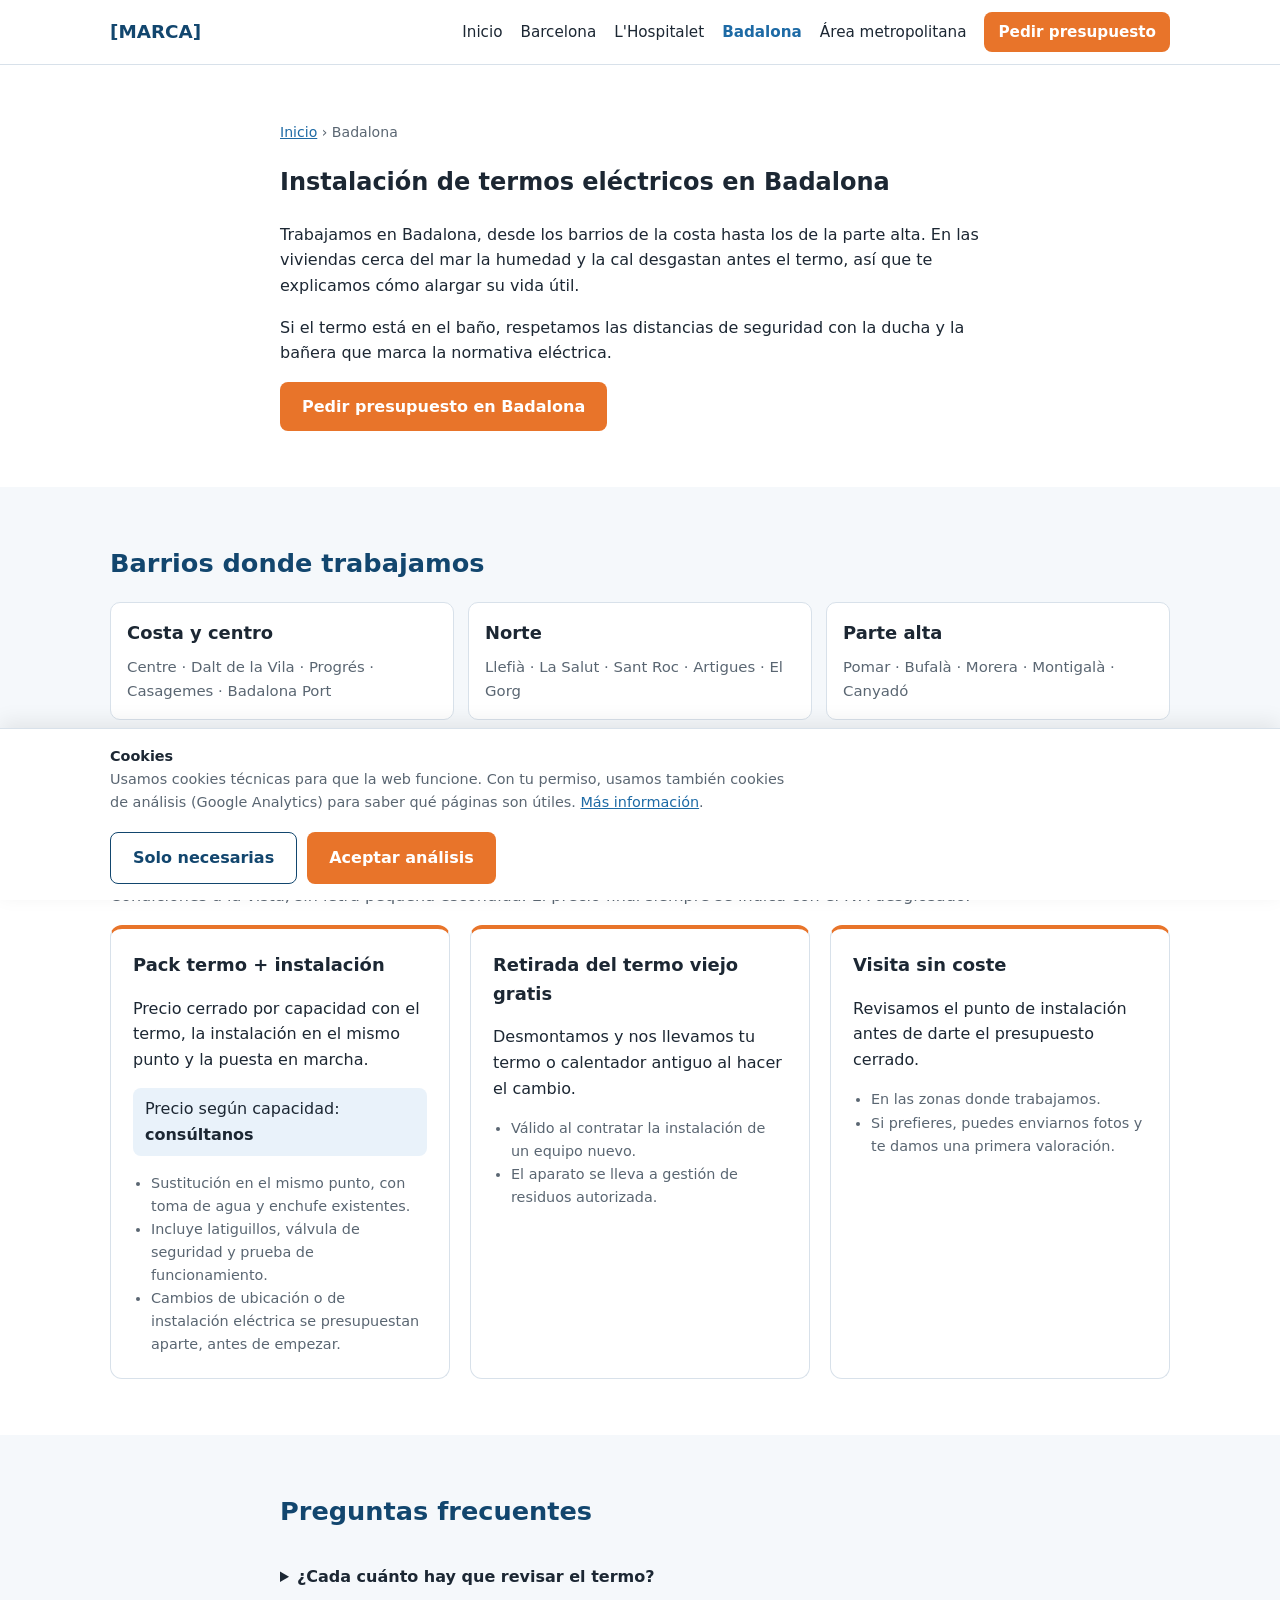
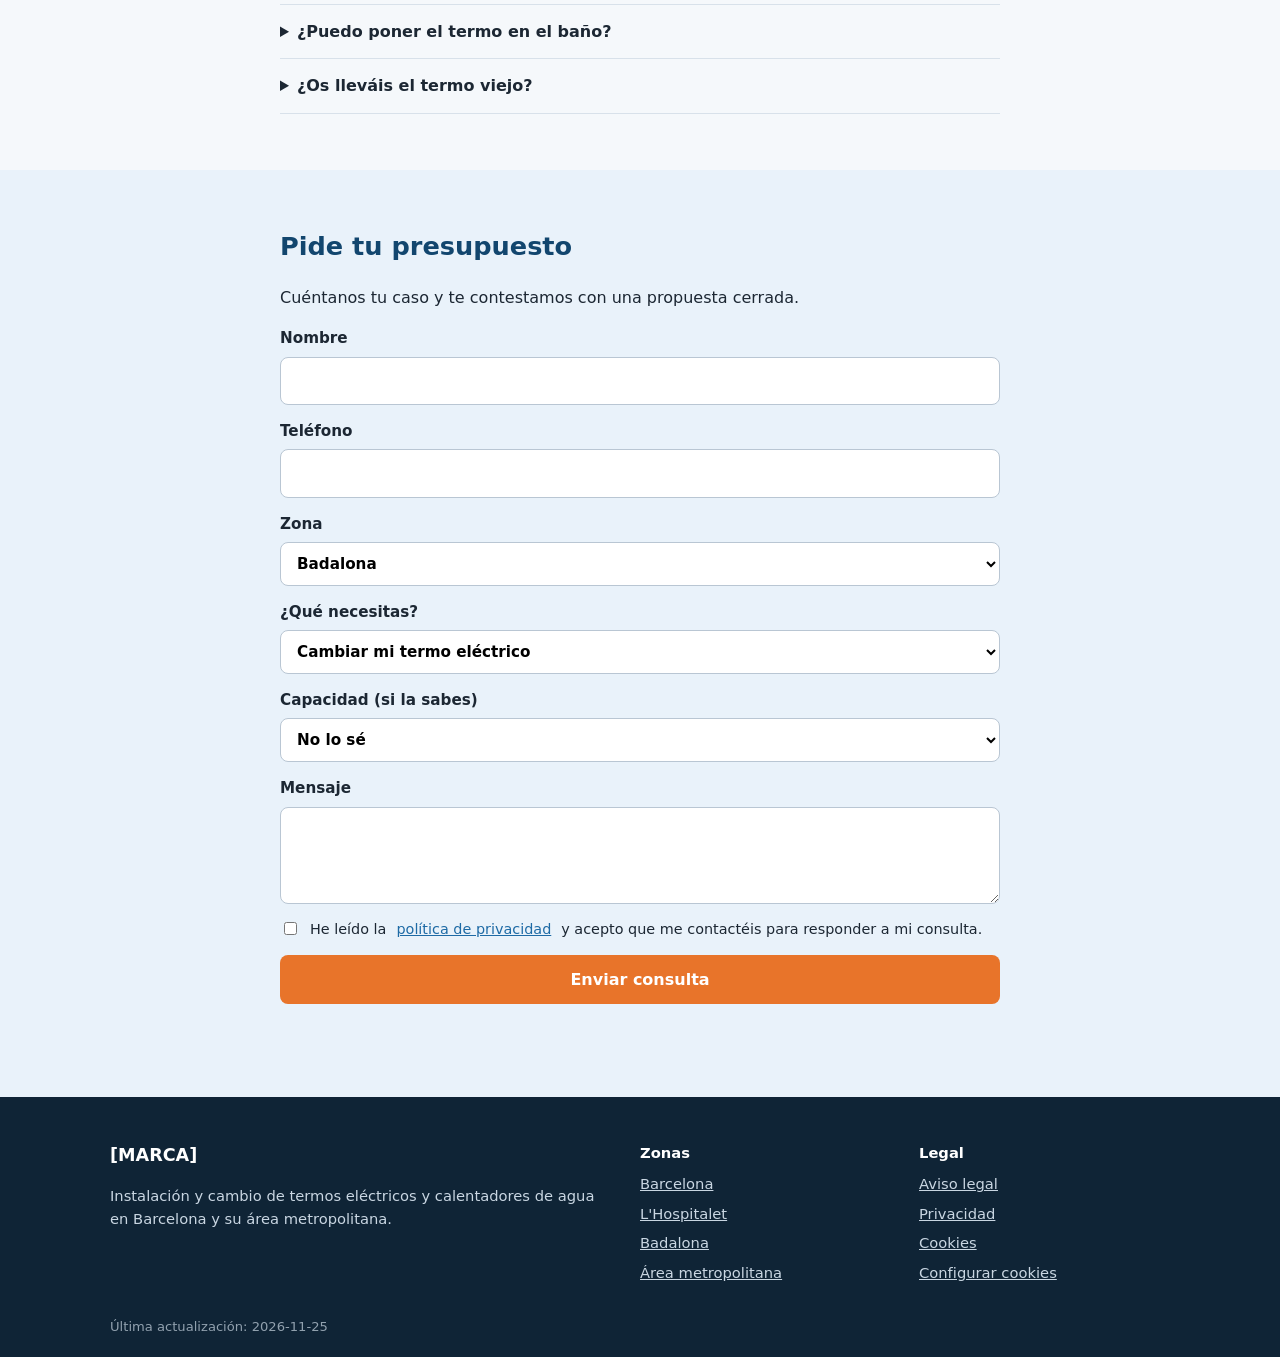
<file: badalona/index.html>
<!DOCTYPE html>
<html lang="es">
<head>
<meta charset="utf-8">
<meta name="viewport" content="width=device-width, initial-scale=1">
<meta http-equiv="Content-Security-Policy" content="default-src 'self'; script-src 'self' https://www.googletagmanager.com; connect-src 'self' https://www.google-analytics.com https://region1.google-analytics.com ; img-src 'self' data: https://www.google-analytics.com; style-src 'self'; font-src 'self'; base-uri 'self'; form-action 'self'">
<meta name="referrer" content="strict-origin-when-cross-origin">
<title>Instalación de termos eléctricos en Badalona | [MARCA]</title>
<meta name="description" content="Cambio e instalación de termos eléctricos y calentadores en Badalona: Centre, Llefià, Sant Roc, Pomar y más. Precio cerrado con IVA.">
<meta name="robots" content="noindex, follow">
<link rel="canonical" href="https://juniorsmax.github.io/termos-y-calentadores/badalona/">
<meta property="og:type" content="website">
<meta property="og:locale" content="es_ES">
<meta property="og:site_name" content="[MARCA]">
<meta property="og:title" content="Instalación de termos eléctricos en Badalona | [MARCA]">
<meta property="og:description" content="Cambio e instalación de termos eléctricos y calentadores en Badalona: Centre, Llefià, Sant Roc, Pomar y más. Precio cerrado con IVA.">
<meta property="og:url" content="https://juniorsmax.github.io/termos-y-calentadores/badalona/">
<meta property="og:image" content="https://juniorsmax.github.io/termos-y-calentadores/img/compartir.png">
<meta name="twitter:card" content="summary_large_image">
<link rel="icon" href="../img/favicon.svg" type="image/svg+xml">
<link rel="stylesheet" href="../css/estilos.css">
<script type="application/ld+json">{"@context": "https://schema.org", "@type": "HVACBusiness", "@id": "https://juniorsmax.github.io/termos-y-calentadores/#negocio", "name": "[MARCA]", "url": "https://juniorsmax.github.io/termos-y-calentadores/", "description": "Instalación y cambio de termos eléctricos y calentadores de agua en Barcelona y su área metropolitana.", "areaServed": [{"@type": "City", "name": "Barcelona"}, {"@type": "City", "name": "L'Hospitalet de Llobregat"}, {"@type": "City", "name": "Badalona"}, {"@type": "City", "name": "Cornellà de Llobregat"}, {"@type": "City", "name": "Esplugues de Llobregat"}, {"@type": "City", "name": "Santa Coloma de Gramenet"}, {"@type": "City", "name": "Sant Adrià de Besòs"}], "knowsAbout": ["termos eléctricos", "calentadores de agua", "agua caliente sanitaria"]}</script>
<script type="application/ld+json">{"@context": "https://schema.org", "@type": "BreadcrumbList", "itemListElement": [{"@type": "ListItem", "position": 1, "name": "Inicio", "item": "https://juniorsmax.github.io/termos-y-calentadores/"}, {"@type": "ListItem", "position": 2, "name": "Badalona", "item": "https://juniorsmax.github.io/termos-y-calentadores/badalona/"}]}</script>
<script type="application/ld+json">{"@context": "https://schema.org", "@type": "FAQPage", "mainEntity": [{"@type": "Question", "name": "¿Cada cuánto hay que revisar el termo?", "acceptedAnswer": {"@type": "Answer", "text": "Con agua dura, como en gran parte del área de Barcelona, conviene revisar el ánodo una vez al año."}}, {"@type": "Question", "name": "¿Puedo poner el termo en el baño?", "acceptedAnswer": {"@type": "Answer", "text": "Sí, respetando las distancias de seguridad con la ducha y la bañera. Lo comprobamos antes de instalar."}}, {"@type": "Question", "name": "¿Os lleváis el termo viejo?", "acceptedAnswer": {"@type": "Answer", "text": "Sí, la retirada del aparato antiguo es gratis al instalar uno nuevo."}}]}</script>
<script type="application/ld+json">{"@context": "https://schema.org", "@type": "Service", "serviceType": "Instalación de termos eléctricos", "provider": {"@id": "https://juniorsmax.github.io/termos-y-calentadores/#negocio"}, "areaServed": {"@type": "Place", "name": "Badalona"}}</script>
</head>
<body>
<a class="saltar" href="#contenido">Saltar al contenido</a>
<header class="cab">
  <div class="caja cab-in">
    <a href="../" class="logo">[MARCA]</a>
    <button class="menu-btn" type="button" aria-expanded="false" aria-controls="menu">Menú</button>
    <nav id="menu" class="menu" aria-label="Principal"><a href="../">Inicio</a><a href="../barcelona/">Barcelona</a><a href="../hospitalet/">L&#x27;Hospitalet</a><a href="../badalona/" aria-current="page">Badalona</a><a href="../area-metropolitana/">Área metropolitana</a>
      <a class="btn btn-peq" href="../#presupuesto" data-evento="cta_presupuesto">Pedir presupuesto</a>
    </nav>
  </div>
</header>
<main id="contenido">
<section class="sec">
  <div class="caja estrecha">
    <nav class="migas" aria-label="Migas"><a href="../">Inicio</a> › <span>Badalona</span></nav>
    <h1>Instalación de termos eléctricos en Badalona</h1>
    <p>Trabajamos en Badalona, desde los barrios de la costa hasta los de la parte alta. En las viviendas cerca del mar la humedad y la cal desgastan antes el termo, así que te explicamos cómo alargar su vida útil.</p><p>Si el termo está en el baño, respetamos las distancias de seguridad con la ducha y la bañera que marca la normativa eléctrica.</p>
    <a class="btn" href="#presupuesto" data-evento="cta_presupuesto">Pedir presupuesto en Badalona</a>
  </div>
</section>
<section class="sec sec-gris">
  <div class="caja">
    <h2>Barrios donde trabajamos</h2><div class='grupos'><div class='grupo'><h3>Costa y centro</h3><p>Centre · Dalt de la Vila · Progrés · Casagemes · Badalona Port</p></div><div class='grupo'><h3>Norte</h3><p>Llefià · La Salut · Sant Roc · Artigues · El Gorg</p></div><div class='grupo'><h3>Parte alta</h3><p>Pomar · Bufalà · Morera · Montigalà · Canyadó</p></div></div>
  </div>
</section>
<section class="sec" id="promociones">
  <div class="caja">
    <h2>Promociones</h2>
    <p class="intro">Condiciones a la vista, sin letra pequeña escondida. El precio final siempre se indica con el IVA desglosado.</p>
    <div class="rejilla">
      <article class="tarjeta promo">
        <h3>Pack termo + instalación</h3>
        <p>Precio cerrado por capacidad con el termo, la instalación en el mismo punto y la puesta en marcha.</p>
        <p class="precio">Precio según capacidad: <strong>consúltanos</strong></p>
        <ul class="condiciones">
          <li>Sustitución en el mismo punto, con toma de agua y enchufe existentes.</li>
          <li>Incluye latiguillos, válvula de seguridad y prueba de funcionamiento.</li>
          <li>Cambios de ubicación o de instalación eléctrica se presupuestan aparte, antes de empezar.</li>
        </ul>
      </article>
      <article class="tarjeta promo">
        <h3>Retirada del termo viejo gratis</h3>
        <p>Desmontamos y nos llevamos tu termo o calentador antiguo al hacer el cambio.</p>
        <ul class="condiciones">
          <li>Válido al contratar la instalación de un equipo nuevo.</li>
          <li>El aparato se lleva a gestión de residuos autorizada.</li>
        </ul>
      </article>
      <article class="tarjeta promo">
        <h3>Visita sin coste</h3>
        <p>Revisamos el punto de instalación antes de darte el presupuesto cerrado.</p>
        <ul class="condiciones">
          <li>En las zonas donde trabajamos.</li>
          <li>Si prefieres, puedes enviarnos fotos y te damos una primera valoración.</li>
        </ul>
      </article>
    </div>
  </div>
</section>
<section class="sec sec-gris"><div class="caja estrecha"><h2>Preguntas frecuentes</h2><details><summary>¿Cada cuánto hay que revisar el termo?</summary><p>Con agua dura, como en gran parte del área de Barcelona, conviene revisar el ánodo una vez al año.</p></details><details><summary>¿Puedo poner el termo en el baño?</summary><p>Sí, respetando las distancias de seguridad con la ducha y la bañera. Lo comprobamos antes de instalar.</p></details><details><summary>¿Os lleváis el termo viejo?</summary><p>Sí, la retirada del aparato antiguo es gratis al instalar uno nuevo.</p></details></div></section>
<section class="sec sec-azul" id="presupuesto">
  <div class="caja estrecha">
    <h2>Pide tu presupuesto</h2>
    <p>Cuéntanos tu caso y te contestamos con una propuesta cerrada.</p>
    <form id="formulario" class="form" novalidate>
      <label>Nombre<input name="nombre" required maxlength="40" autocomplete="name"></label>
      <label>Teléfono<input name="telefono" required inputmode="tel" pattern="[0-9 +]{9,15}" maxlength="15" autocomplete="tel"></label>
      <label>Zona<select name="zona" required><option value="">Elige tu zona</option><option>Barcelona</option><option>L&#x27;Hospitalet de Llobregat</option><option selected>Badalona</option><option>Otro municipio del área metropolitana</option></select></label>
      <label>¿Qué necesitas?<select name="servicio">
        <option>Cambiar mi termo eléctrico</option>
        <option>Instalar un termo nuevo</option>
        <option>Cambiar o instalar un calentador</option>
        <option>No lo sé, necesito consejo</option>
      </select></label>
      <label>Capacidad (si la sabes)<select name="litros">
        <option>No lo sé</option><option>30 L</option><option>50 L</option>
        <option>80 L</option><option>100 L</option><option>Más de 100 L</option>
      </select></label>
      <label>Mensaje<textarea name="mensaje" rows="3" maxlength="1000"></textarea></label>
      <input type="text" name="web" class="trampa" tabindex="-1" autocomplete="off" aria-hidden="true">
      <label class="check"><input type="checkbox" name="acepto" required> He leído la <a href="../privacidad/">política de privacidad</a> y acepto que me contactéis para responder a mi consulta.</label>
      <button class="btn" type="submit">Enviar consulta</button>
      <p class="form-estado" role="status" aria-live="polite"></p>
    </form>
  </div>
</section>
</main>
<footer class="pie">
  <div class="caja pie-in">
    <div>
      <p class="pie-marca">[MARCA]</p>
      <p>Instalación y cambio de termos eléctricos y calentadores de agua en Barcelona y su área metropolitana.</p>
    </div>
    <nav aria-label="Zonas">
      <p class="pie-tit">Zonas</p>
      <a href="../barcelona/">Barcelona</a><a href="../hospitalet/">L'Hospitalet</a>
      <a href="../badalona/">Badalona</a><a href="../area-metropolitana/">Área metropolitana</a>
    </nav>
    <nav aria-label="Legal">
      <p class="pie-tit">Legal</p>
      <a href="../aviso-legal/">Aviso legal</a><a href="../privacidad/">Privacidad</a>
      <a href="../cookies/">Cookies</a>
      <button type="button" class="enlace" id="abrir-cookies">Configurar cookies</button>
    </nav>
  </div>
  <p class="caja pie-act">Última actualización: 2026-11-25</p>
</footer>
<div id="cookies" class="cookies" role="dialog" aria-modal="false" aria-labelledby="cookies-tit" hidden>
  <div class="caja cookies-in">
    <div>
      <p id="cookies-tit" class="cookies-tit">Cookies</p>
      <p>Usamos cookies técnicas para que la web funcione. Con tu permiso, usamos también cookies de análisis (Google Analytics) para saber qué páginas son útiles. <a href="../cookies/">Más información</a>.</p>
    </div>
    <div class="cookies-btns">
      <button type="button" class="btn btn-sec" data-cookies="rechazar">Solo necesarias</button>
      <button type="button" class="btn" data-cookies="aceptar">Aceptar análisis</button>
    </div>
  </div>
</div>
<script src="../js/config.js"></script>
<script src="../js/web.js"></script>
</body>
</html>
</file>
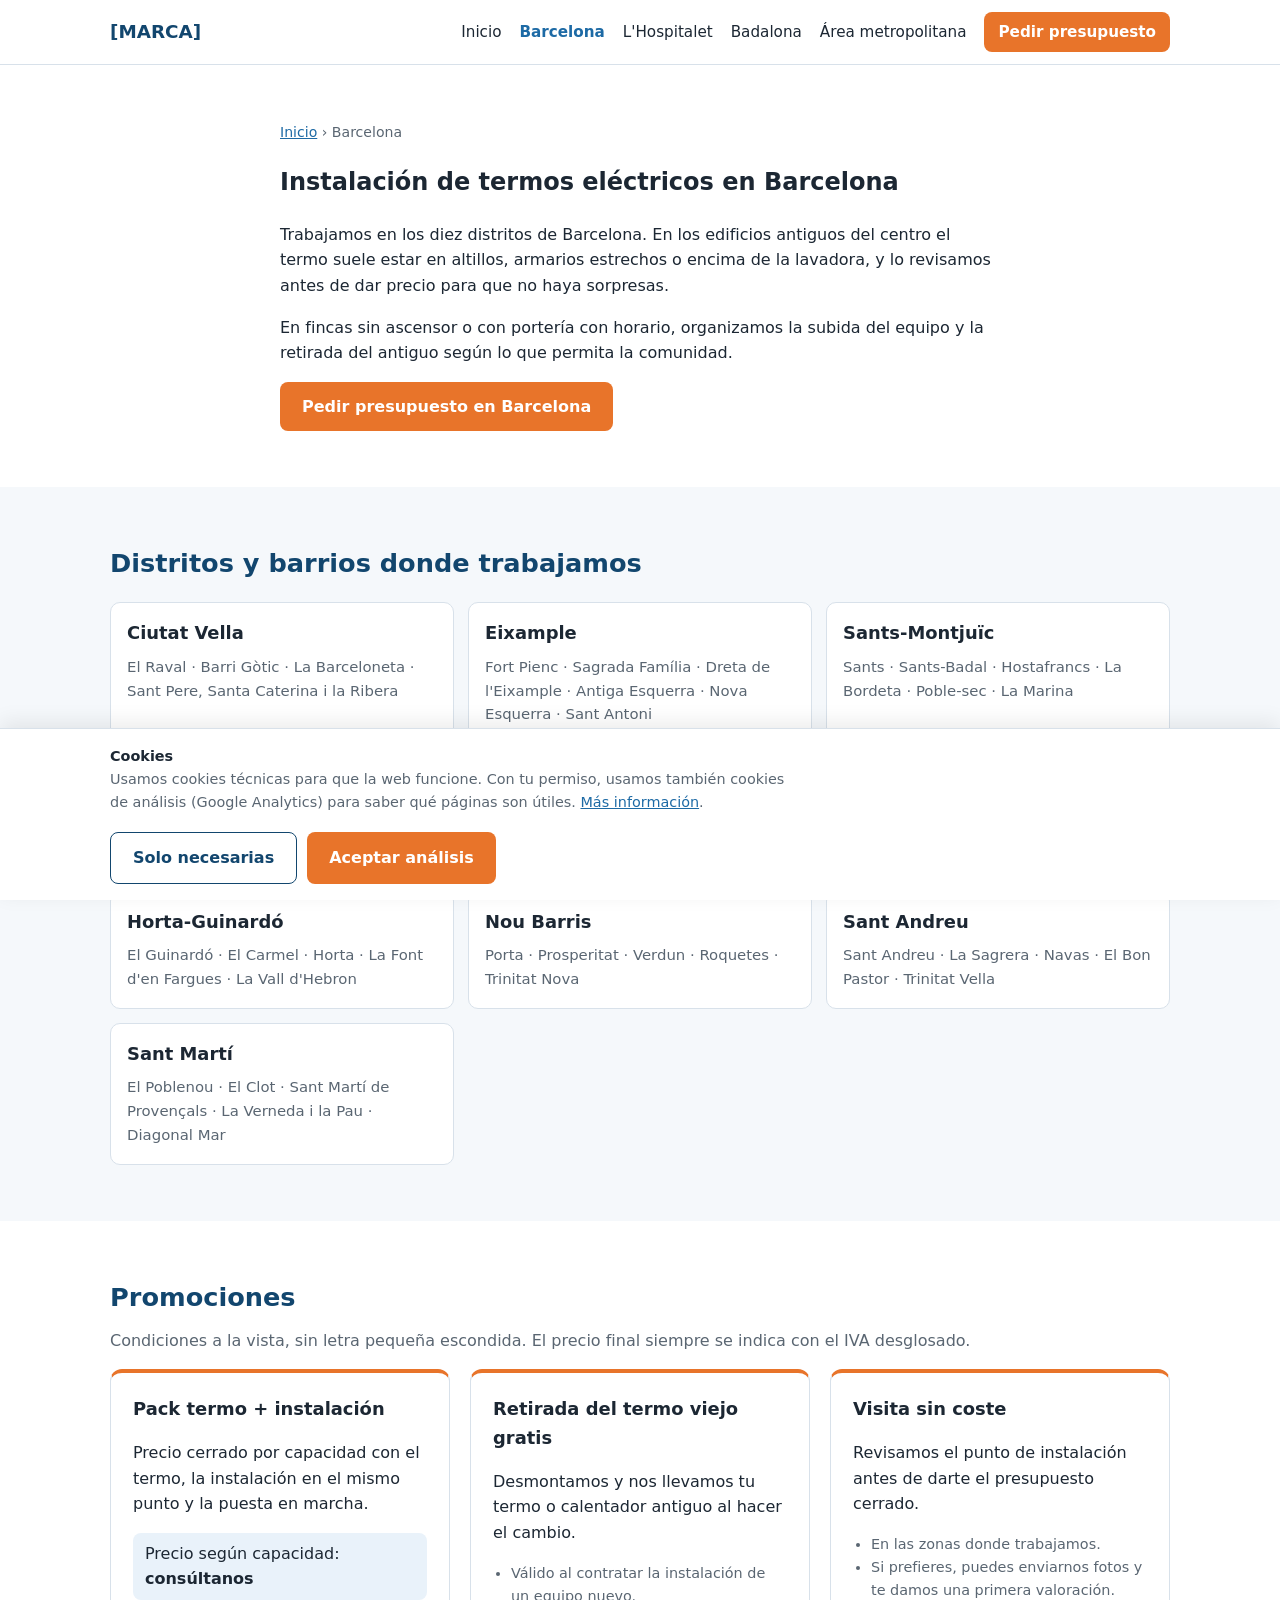
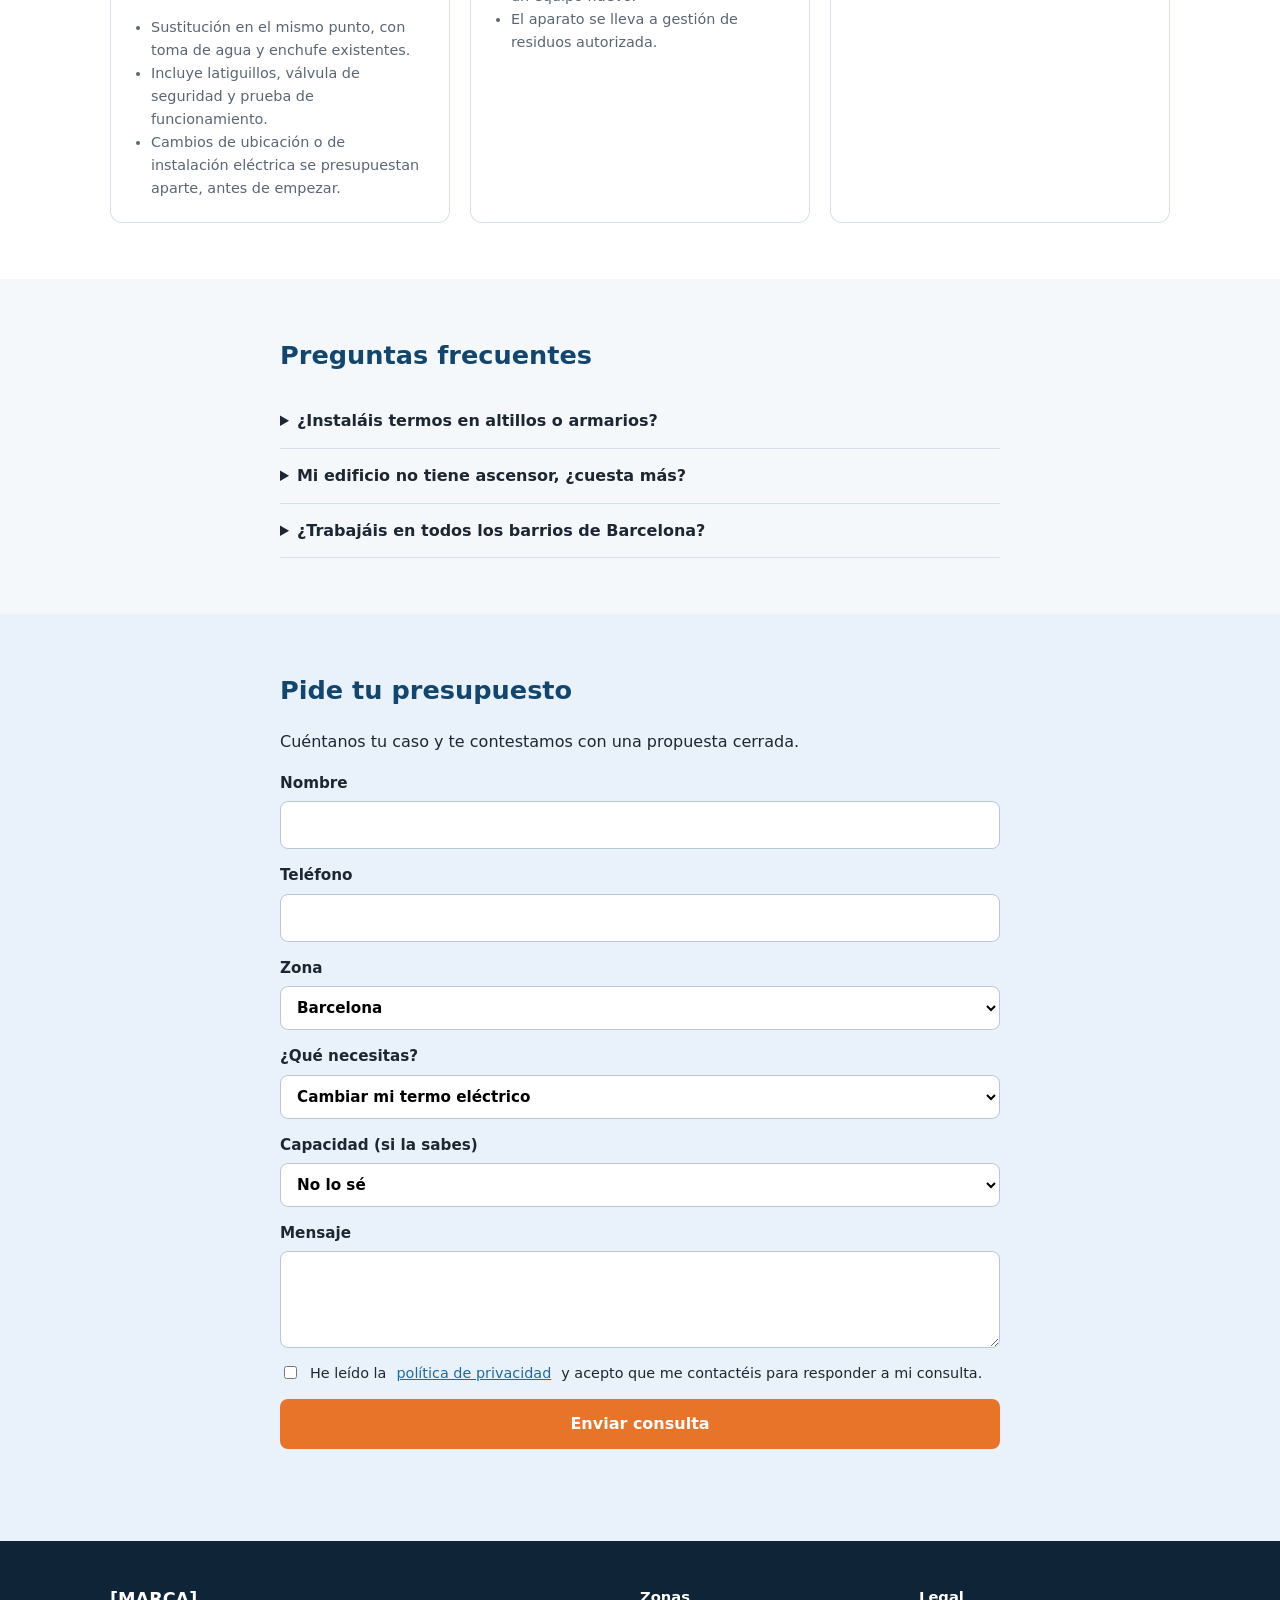
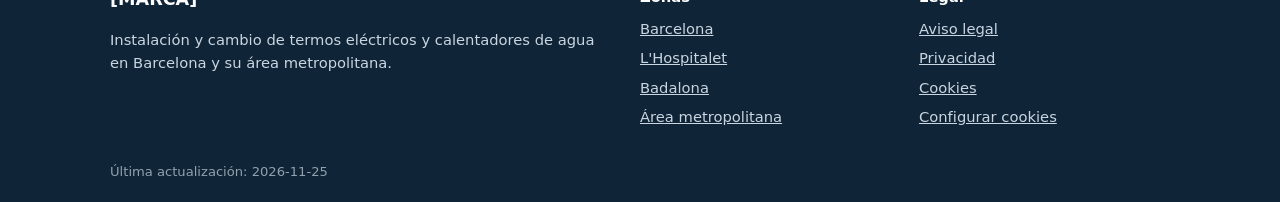
<file: barcelona/index.html>
<!DOCTYPE html>
<html lang="es">
<head>
<meta charset="utf-8">
<meta name="viewport" content="width=device-width, initial-scale=1">
<meta http-equiv="Content-Security-Policy" content="default-src 'self'; script-src 'self' https://www.googletagmanager.com; connect-src 'self' https://www.google-analytics.com https://region1.google-analytics.com ; img-src 'self' data: https://www.google-analytics.com; style-src 'self'; font-src 'self'; base-uri 'self'; form-action 'self'">
<meta name="referrer" content="strict-origin-when-cross-origin">
<title>Instalación de termos eléctricos en Barcelona | [MARCA]</title>
<meta name="description" content="Cambio e instalación de termos eléctricos y calentadores en los 10 distritos de Barcelona. Visita sin coste y precio cerrado con IVA.">
<meta name="robots" content="noindex, follow">
<link rel="canonical" href="https://juniorsmax.github.io/termos-y-calentadores/barcelona/">
<meta property="og:type" content="website">
<meta property="og:locale" content="es_ES">
<meta property="og:site_name" content="[MARCA]">
<meta property="og:title" content="Instalación de termos eléctricos en Barcelona | [MARCA]">
<meta property="og:description" content="Cambio e instalación de termos eléctricos y calentadores en los 10 distritos de Barcelona. Visita sin coste y precio cerrado con IVA.">
<meta property="og:url" content="https://juniorsmax.github.io/termos-y-calentadores/barcelona/">
<meta property="og:image" content="https://juniorsmax.github.io/termos-y-calentadores/img/compartir.png">
<meta name="twitter:card" content="summary_large_image">
<link rel="icon" href="../img/favicon.svg" type="image/svg+xml">
<link rel="stylesheet" href="../css/estilos.css">
<script type="application/ld+json">{"@context": "https://schema.org", "@type": "HVACBusiness", "@id": "https://juniorsmax.github.io/termos-y-calentadores/#negocio", "name": "[MARCA]", "url": "https://juniorsmax.github.io/termos-y-calentadores/", "description": "Instalación y cambio de termos eléctricos y calentadores de agua en Barcelona y su área metropolitana.", "areaServed": [{"@type": "City", "name": "Barcelona"}, {"@type": "City", "name": "L'Hospitalet de Llobregat"}, {"@type": "City", "name": "Badalona"}, {"@type": "City", "name": "Cornellà de Llobregat"}, {"@type": "City", "name": "Esplugues de Llobregat"}, {"@type": "City", "name": "Santa Coloma de Gramenet"}, {"@type": "City", "name": "Sant Adrià de Besòs"}], "knowsAbout": ["termos eléctricos", "calentadores de agua", "agua caliente sanitaria"]}</script>
<script type="application/ld+json">{"@context": "https://schema.org", "@type": "BreadcrumbList", "itemListElement": [{"@type": "ListItem", "position": 1, "name": "Inicio", "item": "https://juniorsmax.github.io/termos-y-calentadores/"}, {"@type": "ListItem", "position": 2, "name": "Barcelona", "item": "https://juniorsmax.github.io/termos-y-calentadores/barcelona/"}]}</script>
<script type="application/ld+json">{"@context": "https://schema.org", "@type": "FAQPage", "mainEntity": [{"@type": "Question", "name": "¿Instaláis termos en altillos o armarios?", "acceptedAnswer": {"@type": "Answer", "text": "Sí. Comprobamos el espacio, la ventilación y que la pared aguante el peso del termo lleno antes de presupuestar."}}, {"@type": "Question", "name": "Mi edificio no tiene ascensor, ¿cuesta más?", "acceptedAnswer": {"@type": "Answer", "text": "Te lo indicamos en el presupuesto antes de empezar. Depende del piso y del tamaño del termo."}}, {"@type": "Question", "name": "¿Trabajáis en todos los barrios de Barcelona?", "acceptedAnswer": {"@type": "Answer", "text": "Sí, en los diez distritos de la ciudad."}}]}</script>
<script type="application/ld+json">{"@context": "https://schema.org", "@type": "Service", "serviceType": "Instalación de termos eléctricos", "provider": {"@id": "https://juniorsmax.github.io/termos-y-calentadores/#negocio"}, "areaServed": {"@type": "Place", "name": "Barcelona"}}</script>
</head>
<body>
<a class="saltar" href="#contenido">Saltar al contenido</a>
<header class="cab">
  <div class="caja cab-in">
    <a href="../" class="logo">[MARCA]</a>
    <button class="menu-btn" type="button" aria-expanded="false" aria-controls="menu">Menú</button>
    <nav id="menu" class="menu" aria-label="Principal"><a href="../">Inicio</a><a href="../barcelona/" aria-current="page">Barcelona</a><a href="../hospitalet/">L&#x27;Hospitalet</a><a href="../badalona/">Badalona</a><a href="../area-metropolitana/">Área metropolitana</a>
      <a class="btn btn-peq" href="../#presupuesto" data-evento="cta_presupuesto">Pedir presupuesto</a>
    </nav>
  </div>
</header>
<main id="contenido">
<section class="sec">
  <div class="caja estrecha">
    <nav class="migas" aria-label="Migas"><a href="../">Inicio</a> › <span>Barcelona</span></nav>
    <h1>Instalación de termos eléctricos en Barcelona</h1>
    <p>Trabajamos en los diez distritos de Barcelona. En los edificios antiguos del centro el termo suele estar en altillos, armarios estrechos o encima de la lavadora, y lo revisamos antes de dar precio para que no haya sorpresas.</p><p>En fincas sin ascensor o con portería con horario, organizamos la subida del equipo y la retirada del antiguo según lo que permita la comunidad.</p>
    <a class="btn" href="#presupuesto" data-evento="cta_presupuesto">Pedir presupuesto en Barcelona</a>
  </div>
</section>
<section class="sec sec-gris">
  <div class="caja">
    <h2>Distritos y barrios donde trabajamos</h2><div class='grupos'><div class='grupo'><h3>Ciutat Vella</h3><p>El Raval · Barri Gòtic · La Barceloneta · Sant Pere, Santa Caterina i la Ribera</p></div><div class='grupo'><h3>Eixample</h3><p>Fort Pienc · Sagrada Família · Dreta de l&#x27;Eixample · Antiga Esquerra · Nova Esquerra · Sant Antoni</p></div><div class='grupo'><h3>Sants-Montjuïc</h3><p>Sants · Sants-Badal · Hostafrancs · La Bordeta · Poble-sec · La Marina</p></div><div class='grupo'><h3>Les Corts</h3><p>Les Corts · La Maternitat i Sant Ramon · Pedralbes</p></div><div class='grupo'><h3>Sarrià-Sant Gervasi</h3><p>Sarrià · Sant Gervasi · El Putxet i el Farró · Vallvidrera</p></div><div class='grupo'><h3>Gràcia</h3><p>Vila de Gràcia · Camp d&#x27;en Grassot · La Salut · Vallcarca · El Coll</p></div><div class='grupo'><h3>Horta-Guinardó</h3><p>El Guinardó · El Carmel · Horta · La Font d&#x27;en Fargues · La Vall d&#x27;Hebron</p></div><div class='grupo'><h3>Nou Barris</h3><p>Porta · Prosperitat · Verdun · Roquetes · Trinitat Nova</p></div><div class='grupo'><h3>Sant Andreu</h3><p>Sant Andreu · La Sagrera · Navas · El Bon Pastor · Trinitat Vella</p></div><div class='grupo'><h3>Sant Martí</h3><p>El Poblenou · El Clot · Sant Martí de Provençals · La Verneda i la Pau · Diagonal Mar</p></div></div>
  </div>
</section>
<section class="sec" id="promociones">
  <div class="caja">
    <h2>Promociones</h2>
    <p class="intro">Condiciones a la vista, sin letra pequeña escondida. El precio final siempre se indica con el IVA desglosado.</p>
    <div class="rejilla">
      <article class="tarjeta promo">
        <h3>Pack termo + instalación</h3>
        <p>Precio cerrado por capacidad con el termo, la instalación en el mismo punto y la puesta en marcha.</p>
        <p class="precio">Precio según capacidad: <strong>consúltanos</strong></p>
        <ul class="condiciones">
          <li>Sustitución en el mismo punto, con toma de agua y enchufe existentes.</li>
          <li>Incluye latiguillos, válvula de seguridad y prueba de funcionamiento.</li>
          <li>Cambios de ubicación o de instalación eléctrica se presupuestan aparte, antes de empezar.</li>
        </ul>
      </article>
      <article class="tarjeta promo">
        <h3>Retirada del termo viejo gratis</h3>
        <p>Desmontamos y nos llevamos tu termo o calentador antiguo al hacer el cambio.</p>
        <ul class="condiciones">
          <li>Válido al contratar la instalación de un equipo nuevo.</li>
          <li>El aparato se lleva a gestión de residuos autorizada.</li>
        </ul>
      </article>
      <article class="tarjeta promo">
        <h3>Visita sin coste</h3>
        <p>Revisamos el punto de instalación antes de darte el presupuesto cerrado.</p>
        <ul class="condiciones">
          <li>En las zonas donde trabajamos.</li>
          <li>Si prefieres, puedes enviarnos fotos y te damos una primera valoración.</li>
        </ul>
      </article>
    </div>
  </div>
</section>
<section class="sec sec-gris"><div class="caja estrecha"><h2>Preguntas frecuentes</h2><details><summary>¿Instaláis termos en altillos o armarios?</summary><p>Sí. Comprobamos el espacio, la ventilación y que la pared aguante el peso del termo lleno antes de presupuestar.</p></details><details><summary>Mi edificio no tiene ascensor, ¿cuesta más?</summary><p>Te lo indicamos en el presupuesto antes de empezar. Depende del piso y del tamaño del termo.</p></details><details><summary>¿Trabajáis en todos los barrios de Barcelona?</summary><p>Sí, en los diez distritos de la ciudad.</p></details></div></section>
<section class="sec sec-azul" id="presupuesto">
  <div class="caja estrecha">
    <h2>Pide tu presupuesto</h2>
    <p>Cuéntanos tu caso y te contestamos con una propuesta cerrada.</p>
    <form id="formulario" class="form" novalidate>
      <label>Nombre<input name="nombre" required maxlength="40" autocomplete="name"></label>
      <label>Teléfono<input name="telefono" required inputmode="tel" pattern="[0-9 +]{9,15}" maxlength="15" autocomplete="tel"></label>
      <label>Zona<select name="zona" required><option value="">Elige tu zona</option><option selected>Barcelona</option><option>L&#x27;Hospitalet de Llobregat</option><option>Badalona</option><option>Otro municipio del área metropolitana</option></select></label>
      <label>¿Qué necesitas?<select name="servicio">
        <option>Cambiar mi termo eléctrico</option>
        <option>Instalar un termo nuevo</option>
        <option>Cambiar o instalar un calentador</option>
        <option>No lo sé, necesito consejo</option>
      </select></label>
      <label>Capacidad (si la sabes)<select name="litros">
        <option>No lo sé</option><option>30 L</option><option>50 L</option>
        <option>80 L</option><option>100 L</option><option>Más de 100 L</option>
      </select></label>
      <label>Mensaje<textarea name="mensaje" rows="3" maxlength="1000"></textarea></label>
      <input type="text" name="web" class="trampa" tabindex="-1" autocomplete="off" aria-hidden="true">
      <label class="check"><input type="checkbox" name="acepto" required> He leído la <a href="../privacidad/">política de privacidad</a> y acepto que me contactéis para responder a mi consulta.</label>
      <button class="btn" type="submit">Enviar consulta</button>
      <p class="form-estado" role="status" aria-live="polite"></p>
    </form>
  </div>
</section>
</main>
<footer class="pie">
  <div class="caja pie-in">
    <div>
      <p class="pie-marca">[MARCA]</p>
      <p>Instalación y cambio de termos eléctricos y calentadores de agua en Barcelona y su área metropolitana.</p>
    </div>
    <nav aria-label="Zonas">
      <p class="pie-tit">Zonas</p>
      <a href="../barcelona/">Barcelona</a><a href="../hospitalet/">L'Hospitalet</a>
      <a href="../badalona/">Badalona</a><a href="../area-metropolitana/">Área metropolitana</a>
    </nav>
    <nav aria-label="Legal">
      <p class="pie-tit">Legal</p>
      <a href="../aviso-legal/">Aviso legal</a><a href="../privacidad/">Privacidad</a>
      <a href="../cookies/">Cookies</a>
      <button type="button" class="enlace" id="abrir-cookies">Configurar cookies</button>
    </nav>
  </div>
  <p class="caja pie-act">Última actualización: 2026-11-25</p>
</footer>
<div id="cookies" class="cookies" role="dialog" aria-modal="false" aria-labelledby="cookies-tit" hidden>
  <div class="caja cookies-in">
    <div>
      <p id="cookies-tit" class="cookies-tit">Cookies</p>
      <p>Usamos cookies técnicas para que la web funcione. Con tu permiso, usamos también cookies de análisis (Google Analytics) para saber qué páginas son útiles. <a href="../cookies/">Más información</a>.</p>
    </div>
    <div class="cookies-btns">
      <button type="button" class="btn btn-sec" data-cookies="rechazar">Solo necesarias</button>
      <button type="button" class="btn" data-cookies="aceptar">Aceptar análisis</button>
    </div>
  </div>
</div>
<script src="../js/config.js"></script>
<script src="../js/web.js"></script>
</body>
</html>
</file>
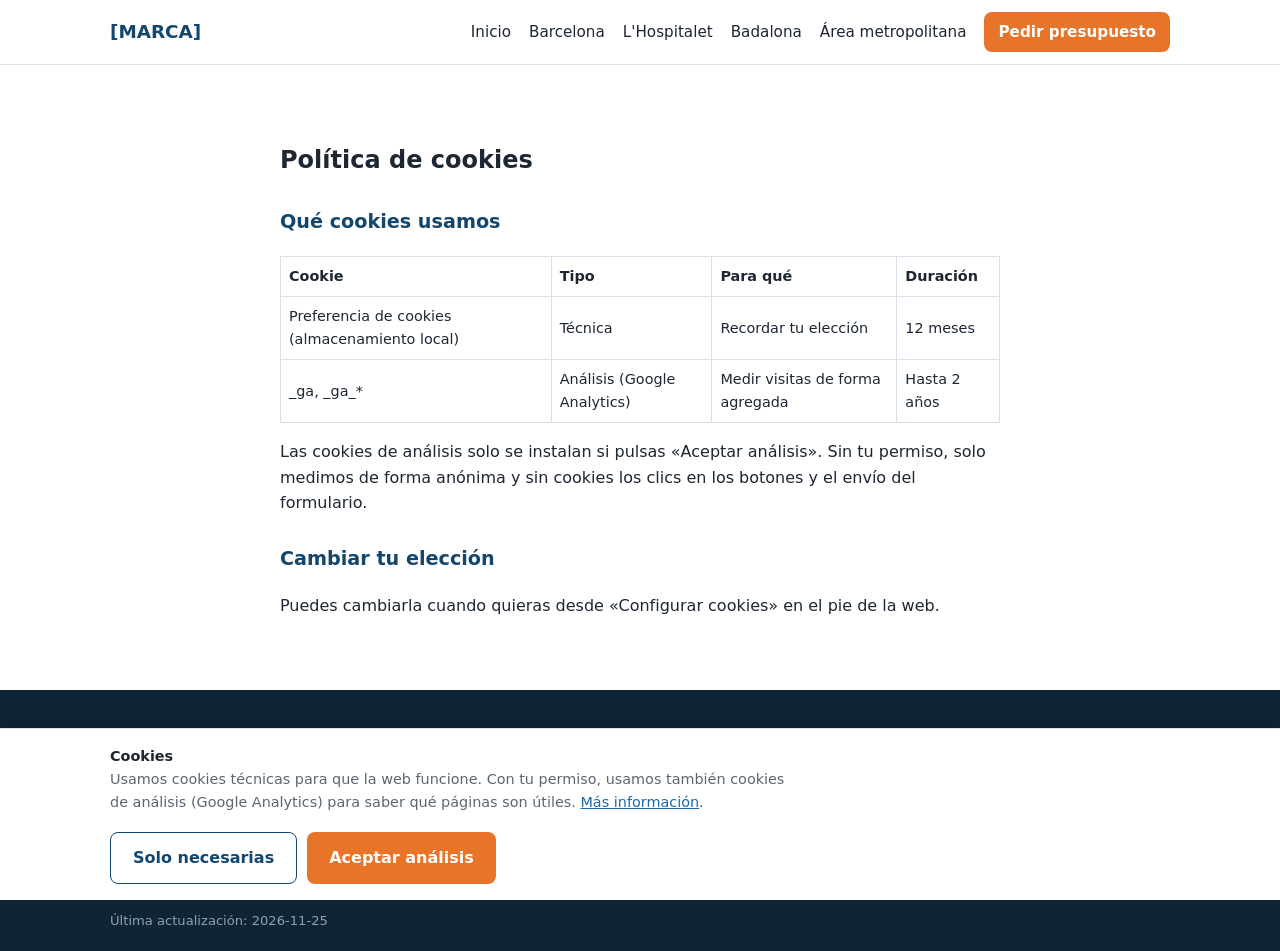
<file: cookies/index.html>
<!DOCTYPE html>
<html lang="es">
<head>
<meta charset="utf-8">
<meta name="viewport" content="width=device-width, initial-scale=1">
<meta http-equiv="Content-Security-Policy" content="default-src 'self'; script-src 'self' https://www.googletagmanager.com; connect-src 'self' https://www.google-analytics.com https://region1.google-analytics.com ; img-src 'self' data: https://www.google-analytics.com; style-src 'self'; font-src 'self'; base-uri 'self'; form-action 'self'">
<meta name="referrer" content="strict-origin-when-cross-origin">
<title>Política de cookies | [MARCA]</title>
<meta name="description" content="Política de cookies de [MARCA].">
<meta name="robots" content="noindex, follow">
<link rel="canonical" href="https://juniorsmax.github.io/termos-y-calentadores/cookies/">
<meta property="og:type" content="website">
<meta property="og:locale" content="es_ES">
<meta property="og:site_name" content="[MARCA]">
<meta property="og:title" content="Política de cookies | [MARCA]">
<meta property="og:description" content="Política de cookies de [MARCA].">
<meta property="og:url" content="https://juniorsmax.github.io/termos-y-calentadores/cookies/">
<meta property="og:image" content="https://juniorsmax.github.io/termos-y-calentadores/img/compartir.png">
<meta name="twitter:card" content="summary_large_image">
<link rel="icon" href="../img/favicon.svg" type="image/svg+xml">
<link rel="stylesheet" href="../css/estilos.css">
<script type="application/ld+json">{"@context": "https://schema.org", "@type": "HVACBusiness", "@id": "https://juniorsmax.github.io/termos-y-calentadores/#negocio", "name": "[MARCA]", "url": "https://juniorsmax.github.io/termos-y-calentadores/", "description": "Instalación y cambio de termos eléctricos y calentadores de agua en Barcelona y su área metropolitana.", "areaServed": [{"@type": "City", "name": "Barcelona"}, {"@type": "City", "name": "L'Hospitalet de Llobregat"}, {"@type": "City", "name": "Badalona"}, {"@type": "City", "name": "Cornellà de Llobregat"}, {"@type": "City", "name": "Esplugues de Llobregat"}, {"@type": "City", "name": "Santa Coloma de Gramenet"}, {"@type": "City", "name": "Sant Adrià de Besòs"}], "knowsAbout": ["termos eléctricos", "calentadores de agua", "agua caliente sanitaria"]}</script>
</head>
<body>
<a class="saltar" href="#contenido">Saltar al contenido</a>
<header class="cab">
  <div class="caja cab-in">
    <a href="../" class="logo">[MARCA]</a>
    <button class="menu-btn" type="button" aria-expanded="false" aria-controls="menu">Menú</button>
    <nav id="menu" class="menu" aria-label="Principal"><a href="../">Inicio</a><a href="../barcelona/">Barcelona</a><a href="../hospitalet/">L&#x27;Hospitalet</a><a href="../badalona/">Badalona</a><a href="../area-metropolitana/">Área metropolitana</a>
      <a class="btn btn-peq" href="../#presupuesto" data-evento="cta_presupuesto">Pedir presupuesto</a>
    </nav>
  </div>
</header>
<main id="contenido">
<section class="sec"><div class="caja estrecha legal"><h1>Política de cookies</h1>
<h2>Qué cookies usamos</h2>
<table class="tabla">
<thead><tr><th>Cookie</th><th>Tipo</th><th>Para qué</th><th>Duración</th></tr></thead>
<tbody>
<tr><td>Preferencia de cookies (almacenamiento local)</td><td>Técnica</td><td>Recordar tu elección</td><td>12 meses</td></tr>
<tr><td>_ga, _ga_*</td><td>Análisis (Google Analytics)</td><td>Medir visitas de forma agregada</td><td>Hasta 2 años</td></tr>
</tbody></table>
<p>Las cookies de análisis solo se instalan si pulsas «Aceptar análisis». Sin tu permiso, solo medimos de forma anónima y sin cookies los clics en los botones y el envío del formulario.</p>
<h2>Cambiar tu elección</h2>
<p>Puedes cambiarla cuando quieras desde «Configurar cookies» en el pie de la web.</p>
</div></section></main>
<footer class="pie">
  <div class="caja pie-in">
    <div>
      <p class="pie-marca">[MARCA]</p>
      <p>Instalación y cambio de termos eléctricos y calentadores de agua en Barcelona y su área metropolitana.</p>
    </div>
    <nav aria-label="Zonas">
      <p class="pie-tit">Zonas</p>
      <a href="../barcelona/">Barcelona</a><a href="../hospitalet/">L'Hospitalet</a>
      <a href="../badalona/">Badalona</a><a href="../area-metropolitana/">Área metropolitana</a>
    </nav>
    <nav aria-label="Legal">
      <p class="pie-tit">Legal</p>
      <a href="../aviso-legal/">Aviso legal</a><a href="../privacidad/">Privacidad</a>
      <a href="../cookies/">Cookies</a>
      <button type="button" class="enlace" id="abrir-cookies">Configurar cookies</button>
    </nav>
  </div>
  <p class="caja pie-act">Última actualización: 2026-11-25</p>
</footer>
<div id="cookies" class="cookies" role="dialog" aria-modal="false" aria-labelledby="cookies-tit" hidden>
  <div class="caja cookies-in">
    <div>
      <p id="cookies-tit" class="cookies-tit">Cookies</p>
      <p>Usamos cookies técnicas para que la web funcione. Con tu permiso, usamos también cookies de análisis (Google Analytics) para saber qué páginas son útiles. <a href="../cookies/">Más información</a>.</p>
    </div>
    <div class="cookies-btns">
      <button type="button" class="btn btn-sec" data-cookies="rechazar">Solo necesarias</button>
      <button type="button" class="btn" data-cookies="aceptar">Aceptar análisis</button>
    </div>
  </div>
</div>
<script src="../js/config.js"></script>
<script src="../js/web.js"></script>
</body>
</html>
</file>
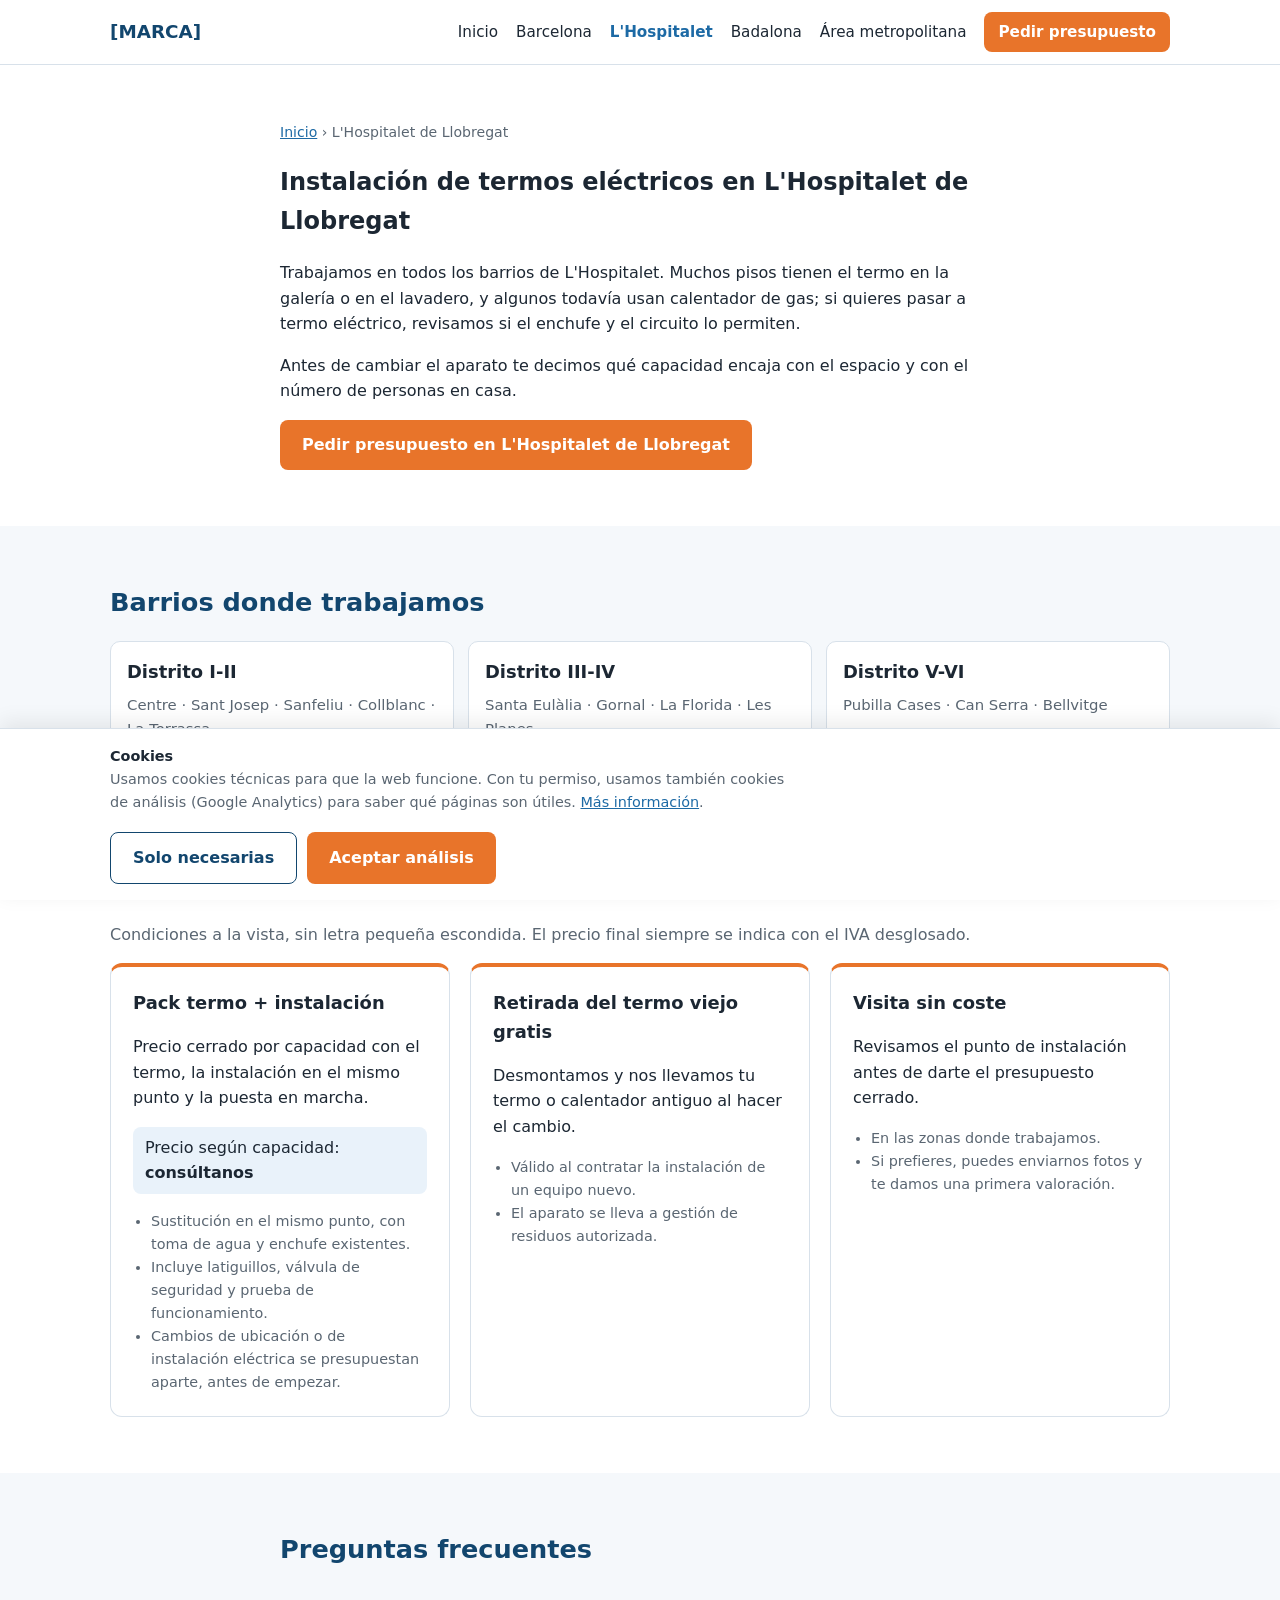
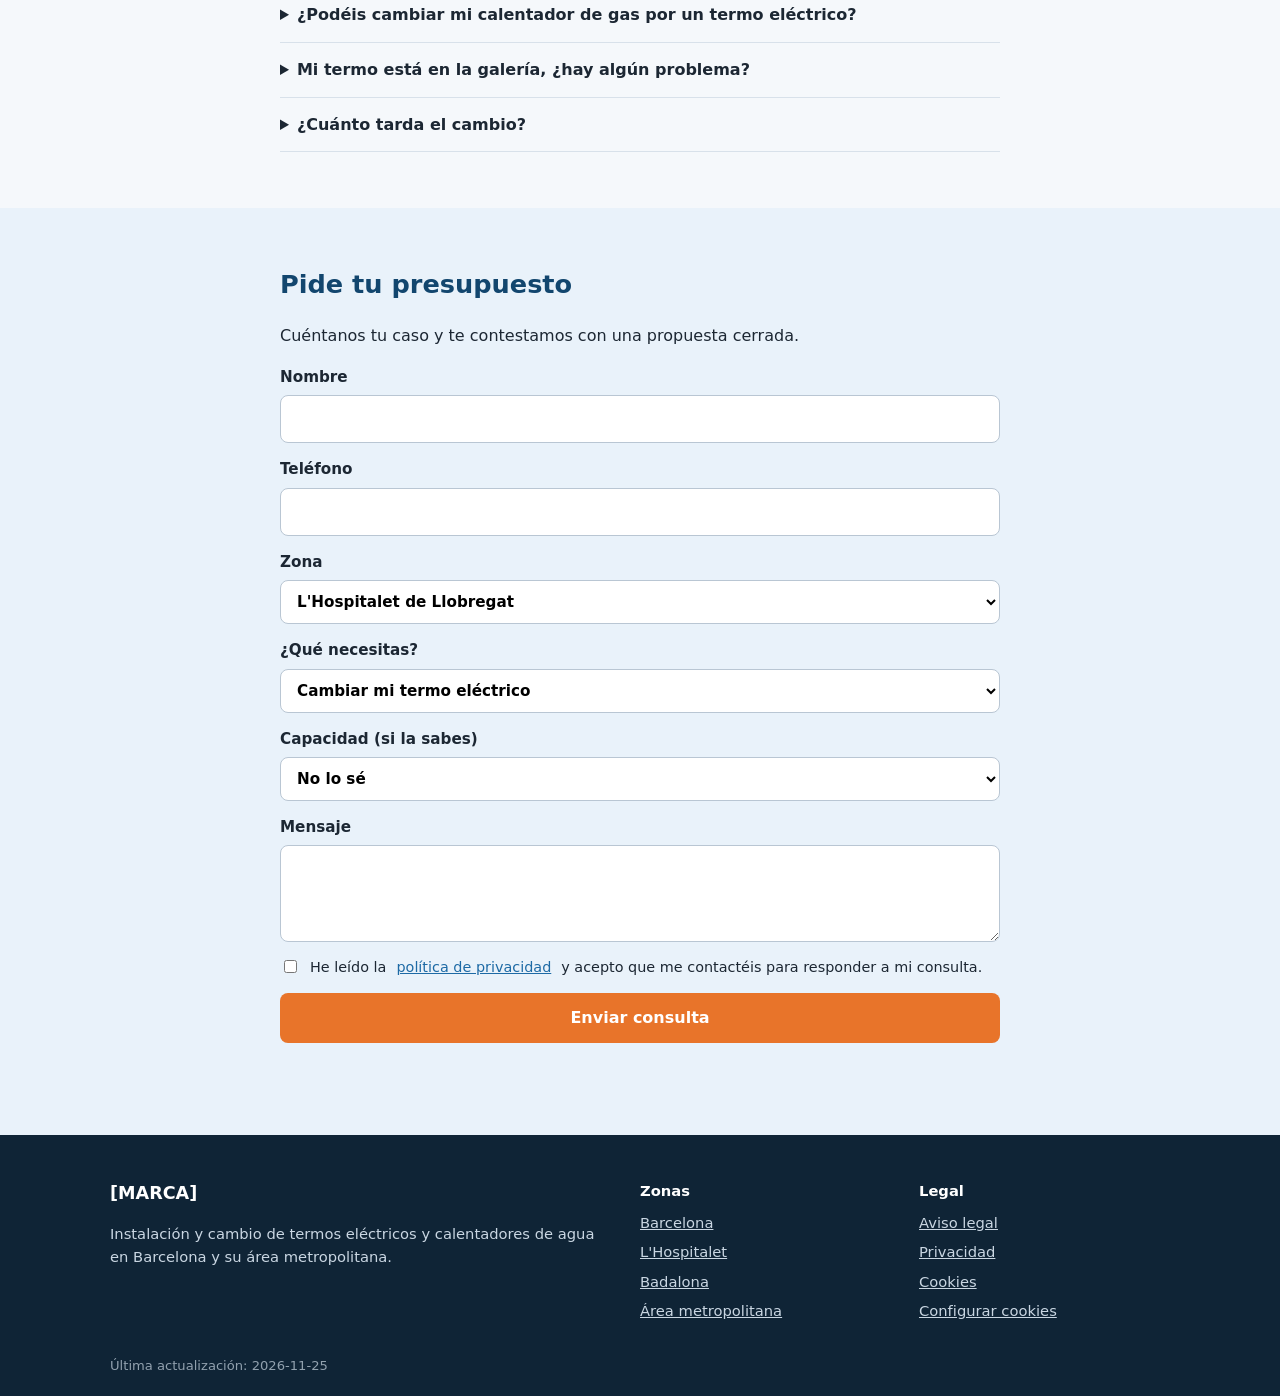
<file: hospitalet/index.html>
<!DOCTYPE html>
<html lang="es">
<head>
<meta charset="utf-8">
<meta name="viewport" content="width=device-width, initial-scale=1">
<meta http-equiv="Content-Security-Policy" content="default-src 'self'; script-src 'self' https://www.googletagmanager.com; connect-src 'self' https://www.google-analytics.com https://region1.google-analytics.com ; img-src 'self' data: https://www.google-analytics.com; style-src 'self'; font-src 'self'; base-uri 'self'; form-action 'self'">
<meta name="referrer" content="strict-origin-when-cross-origin">
<title>Instalación de termos eléctricos en L&#x27;Hospitalet de Llobregat | [MARCA]</title>
<meta name="description" content="Cambio de termos eléctricos y calentadores en L&#x27;Hospitalet: Collblanc, la Torrassa, Santa Eulàlia, Bellvitge y más. Visita sin coste.">
<meta name="robots" content="noindex, follow">
<link rel="canonical" href="https://juniorsmax.github.io/termos-y-calentadores/hospitalet/">
<meta property="og:type" content="website">
<meta property="og:locale" content="es_ES">
<meta property="og:site_name" content="[MARCA]">
<meta property="og:title" content="Instalación de termos eléctricos en L&#x27;Hospitalet de Llobregat | [MARCA]">
<meta property="og:description" content="Cambio de termos eléctricos y calentadores en L&#x27;Hospitalet: Collblanc, la Torrassa, Santa Eulàlia, Bellvitge y más. Visita sin coste.">
<meta property="og:url" content="https://juniorsmax.github.io/termos-y-calentadores/hospitalet/">
<meta property="og:image" content="https://juniorsmax.github.io/termos-y-calentadores/img/compartir.png">
<meta name="twitter:card" content="summary_large_image">
<link rel="icon" href="../img/favicon.svg" type="image/svg+xml">
<link rel="stylesheet" href="../css/estilos.css">
<script type="application/ld+json">{"@context": "https://schema.org", "@type": "HVACBusiness", "@id": "https://juniorsmax.github.io/termos-y-calentadores/#negocio", "name": "[MARCA]", "url": "https://juniorsmax.github.io/termos-y-calentadores/", "description": "Instalación y cambio de termos eléctricos y calentadores de agua en Barcelona y su área metropolitana.", "areaServed": [{"@type": "City", "name": "Barcelona"}, {"@type": "City", "name": "L'Hospitalet de Llobregat"}, {"@type": "City", "name": "Badalona"}, {"@type": "City", "name": "Cornellà de Llobregat"}, {"@type": "City", "name": "Esplugues de Llobregat"}, {"@type": "City", "name": "Santa Coloma de Gramenet"}, {"@type": "City", "name": "Sant Adrià de Besòs"}], "knowsAbout": ["termos eléctricos", "calentadores de agua", "agua caliente sanitaria"]}</script>
<script type="application/ld+json">{"@context": "https://schema.org", "@type": "BreadcrumbList", "itemListElement": [{"@type": "ListItem", "position": 1, "name": "Inicio", "item": "https://juniorsmax.github.io/termos-y-calentadores/"}, {"@type": "ListItem", "position": 2, "name": "L'Hospitalet de Llobregat", "item": "https://juniorsmax.github.io/termos-y-calentadores/hospitalet/"}]}</script>
<script type="application/ld+json">{"@context": "https://schema.org", "@type": "FAQPage", "mainEntity": [{"@type": "Question", "name": "¿Podéis cambiar mi calentador de gas por un termo eléctrico?", "acceptedAnswer": {"@type": "Answer", "text": "Sí, revisamos antes si la instalación eléctrica lo soporta. Si hace falta un circuito propio, te lo presupuestamos aparte."}}, {"@type": "Question", "name": "Mi termo está en la galería, ¿hay algún problema?", "acceptedAnswer": {"@type": "Answer", "text": "Hay que protegerlo de la intemperie y de cambios bruscos de temperatura. Lo valoramos en la visita."}}, {"@type": "Question", "name": "¿Cuánto tarda el cambio?", "acceptedAnswer": {"@type": "Answer", "text": "Una sustitución en el mismo punto suele hacerse en una visita. Te confirmamos el tiempo en el presupuesto."}}]}</script>
<script type="application/ld+json">{"@context": "https://schema.org", "@type": "Service", "serviceType": "Instalación de termos eléctricos", "provider": {"@id": "https://juniorsmax.github.io/termos-y-calentadores/#negocio"}, "areaServed": {"@type": "Place", "name": "L'Hospitalet de Llobregat"}}</script>
</head>
<body>
<a class="saltar" href="#contenido">Saltar al contenido</a>
<header class="cab">
  <div class="caja cab-in">
    <a href="../" class="logo">[MARCA]</a>
    <button class="menu-btn" type="button" aria-expanded="false" aria-controls="menu">Menú</button>
    <nav id="menu" class="menu" aria-label="Principal"><a href="../">Inicio</a><a href="../barcelona/">Barcelona</a><a href="../hospitalet/" aria-current="page">L&#x27;Hospitalet</a><a href="../badalona/">Badalona</a><a href="../area-metropolitana/">Área metropolitana</a>
      <a class="btn btn-peq" href="../#presupuesto" data-evento="cta_presupuesto">Pedir presupuesto</a>
    </nav>
  </div>
</header>
<main id="contenido">
<section class="sec">
  <div class="caja estrecha">
    <nav class="migas" aria-label="Migas"><a href="../">Inicio</a> › <span>L&#x27;Hospitalet de Llobregat</span></nav>
    <h1>Instalación de termos eléctricos en L&#x27;Hospitalet de Llobregat</h1>
    <p>Trabajamos en todos los barrios de L&#x27;Hospitalet. Muchos pisos tienen el termo en la galería o en el lavadero, y algunos todavía usan calentador de gas; si quieres pasar a termo eléctrico, revisamos si el enchufe y el circuito lo permiten.</p><p>Antes de cambiar el aparato te decimos qué capacidad encaja con el espacio y con el número de personas en casa.</p>
    <a class="btn" href="#presupuesto" data-evento="cta_presupuesto">Pedir presupuesto en L&#x27;Hospitalet de Llobregat</a>
  </div>
</section>
<section class="sec sec-gris">
  <div class="caja">
    <h2>Barrios donde trabajamos</h2><div class='grupos'><div class='grupo'><h3>Distrito I-II</h3><p>Centre · Sant Josep · Sanfeliu · Collblanc · La Torrassa</p></div><div class='grupo'><h3>Distrito III-IV</h3><p>Santa Eulàlia · Gornal · La Florida · Les Planes</p></div><div class='grupo'><h3>Distrito V-VI</h3><p>Pubilla Cases · Can Serra · Bellvitge</p></div></div>
  </div>
</section>
<section class="sec" id="promociones">
  <div class="caja">
    <h2>Promociones</h2>
    <p class="intro">Condiciones a la vista, sin letra pequeña escondida. El precio final siempre se indica con el IVA desglosado.</p>
    <div class="rejilla">
      <article class="tarjeta promo">
        <h3>Pack termo + instalación</h3>
        <p>Precio cerrado por capacidad con el termo, la instalación en el mismo punto y la puesta en marcha.</p>
        <p class="precio">Precio según capacidad: <strong>consúltanos</strong></p>
        <ul class="condiciones">
          <li>Sustitución en el mismo punto, con toma de agua y enchufe existentes.</li>
          <li>Incluye latiguillos, válvula de seguridad y prueba de funcionamiento.</li>
          <li>Cambios de ubicación o de instalación eléctrica se presupuestan aparte, antes de empezar.</li>
        </ul>
      </article>
      <article class="tarjeta promo">
        <h3>Retirada del termo viejo gratis</h3>
        <p>Desmontamos y nos llevamos tu termo o calentador antiguo al hacer el cambio.</p>
        <ul class="condiciones">
          <li>Válido al contratar la instalación de un equipo nuevo.</li>
          <li>El aparato se lleva a gestión de residuos autorizada.</li>
        </ul>
      </article>
      <article class="tarjeta promo">
        <h3>Visita sin coste</h3>
        <p>Revisamos el punto de instalación antes de darte el presupuesto cerrado.</p>
        <ul class="condiciones">
          <li>En las zonas donde trabajamos.</li>
          <li>Si prefieres, puedes enviarnos fotos y te damos una primera valoración.</li>
        </ul>
      </article>
    </div>
  </div>
</section>
<section class="sec sec-gris"><div class="caja estrecha"><h2>Preguntas frecuentes</h2><details><summary>¿Podéis cambiar mi calentador de gas por un termo eléctrico?</summary><p>Sí, revisamos antes si la instalación eléctrica lo soporta. Si hace falta un circuito propio, te lo presupuestamos aparte.</p></details><details><summary>Mi termo está en la galería, ¿hay algún problema?</summary><p>Hay que protegerlo de la intemperie y de cambios bruscos de temperatura. Lo valoramos en la visita.</p></details><details><summary>¿Cuánto tarda el cambio?</summary><p>Una sustitución en el mismo punto suele hacerse en una visita. Te confirmamos el tiempo en el presupuesto.</p></details></div></section>
<section class="sec sec-azul" id="presupuesto">
  <div class="caja estrecha">
    <h2>Pide tu presupuesto</h2>
    <p>Cuéntanos tu caso y te contestamos con una propuesta cerrada.</p>
    <form id="formulario" class="form" novalidate>
      <label>Nombre<input name="nombre" required maxlength="40" autocomplete="name"></label>
      <label>Teléfono<input name="telefono" required inputmode="tel" pattern="[0-9 +]{9,15}" maxlength="15" autocomplete="tel"></label>
      <label>Zona<select name="zona" required><option value="">Elige tu zona</option><option>Barcelona</option><option selected>L&#x27;Hospitalet de Llobregat</option><option>Badalona</option><option>Otro municipio del área metropolitana</option></select></label>
      <label>¿Qué necesitas?<select name="servicio">
        <option>Cambiar mi termo eléctrico</option>
        <option>Instalar un termo nuevo</option>
        <option>Cambiar o instalar un calentador</option>
        <option>No lo sé, necesito consejo</option>
      </select></label>
      <label>Capacidad (si la sabes)<select name="litros">
        <option>No lo sé</option><option>30 L</option><option>50 L</option>
        <option>80 L</option><option>100 L</option><option>Más de 100 L</option>
      </select></label>
      <label>Mensaje<textarea name="mensaje" rows="3" maxlength="1000"></textarea></label>
      <input type="text" name="web" class="trampa" tabindex="-1" autocomplete="off" aria-hidden="true">
      <label class="check"><input type="checkbox" name="acepto" required> He leído la <a href="../privacidad/">política de privacidad</a> y acepto que me contactéis para responder a mi consulta.</label>
      <button class="btn" type="submit">Enviar consulta</button>
      <p class="form-estado" role="status" aria-live="polite"></p>
    </form>
  </div>
</section>
</main>
<footer class="pie">
  <div class="caja pie-in">
    <div>
      <p class="pie-marca">[MARCA]</p>
      <p>Instalación y cambio de termos eléctricos y calentadores de agua en Barcelona y su área metropolitana.</p>
    </div>
    <nav aria-label="Zonas">
      <p class="pie-tit">Zonas</p>
      <a href="../barcelona/">Barcelona</a><a href="../hospitalet/">L'Hospitalet</a>
      <a href="../badalona/">Badalona</a><a href="../area-metropolitana/">Área metropolitana</a>
    </nav>
    <nav aria-label="Legal">
      <p class="pie-tit">Legal</p>
      <a href="../aviso-legal/">Aviso legal</a><a href="../privacidad/">Privacidad</a>
      <a href="../cookies/">Cookies</a>
      <button type="button" class="enlace" id="abrir-cookies">Configurar cookies</button>
    </nav>
  </div>
  <p class="caja pie-act">Última actualización: 2026-11-25</p>
</footer>
<div id="cookies" class="cookies" role="dialog" aria-modal="false" aria-labelledby="cookies-tit" hidden>
  <div class="caja cookies-in">
    <div>
      <p id="cookies-tit" class="cookies-tit">Cookies</p>
      <p>Usamos cookies técnicas para que la web funcione. Con tu permiso, usamos también cookies de análisis (Google Analytics) para saber qué páginas son útiles. <a href="../cookies/">Más información</a>.</p>
    </div>
    <div class="cookies-btns">
      <button type="button" class="btn btn-sec" data-cookies="rechazar">Solo necesarias</button>
      <button type="button" class="btn" data-cookies="aceptar">Aceptar análisis</button>
    </div>
  </div>
</div>
<script src="../js/config.js"></script>
<script src="../js/web.js"></script>
</body>
</html>
</file>
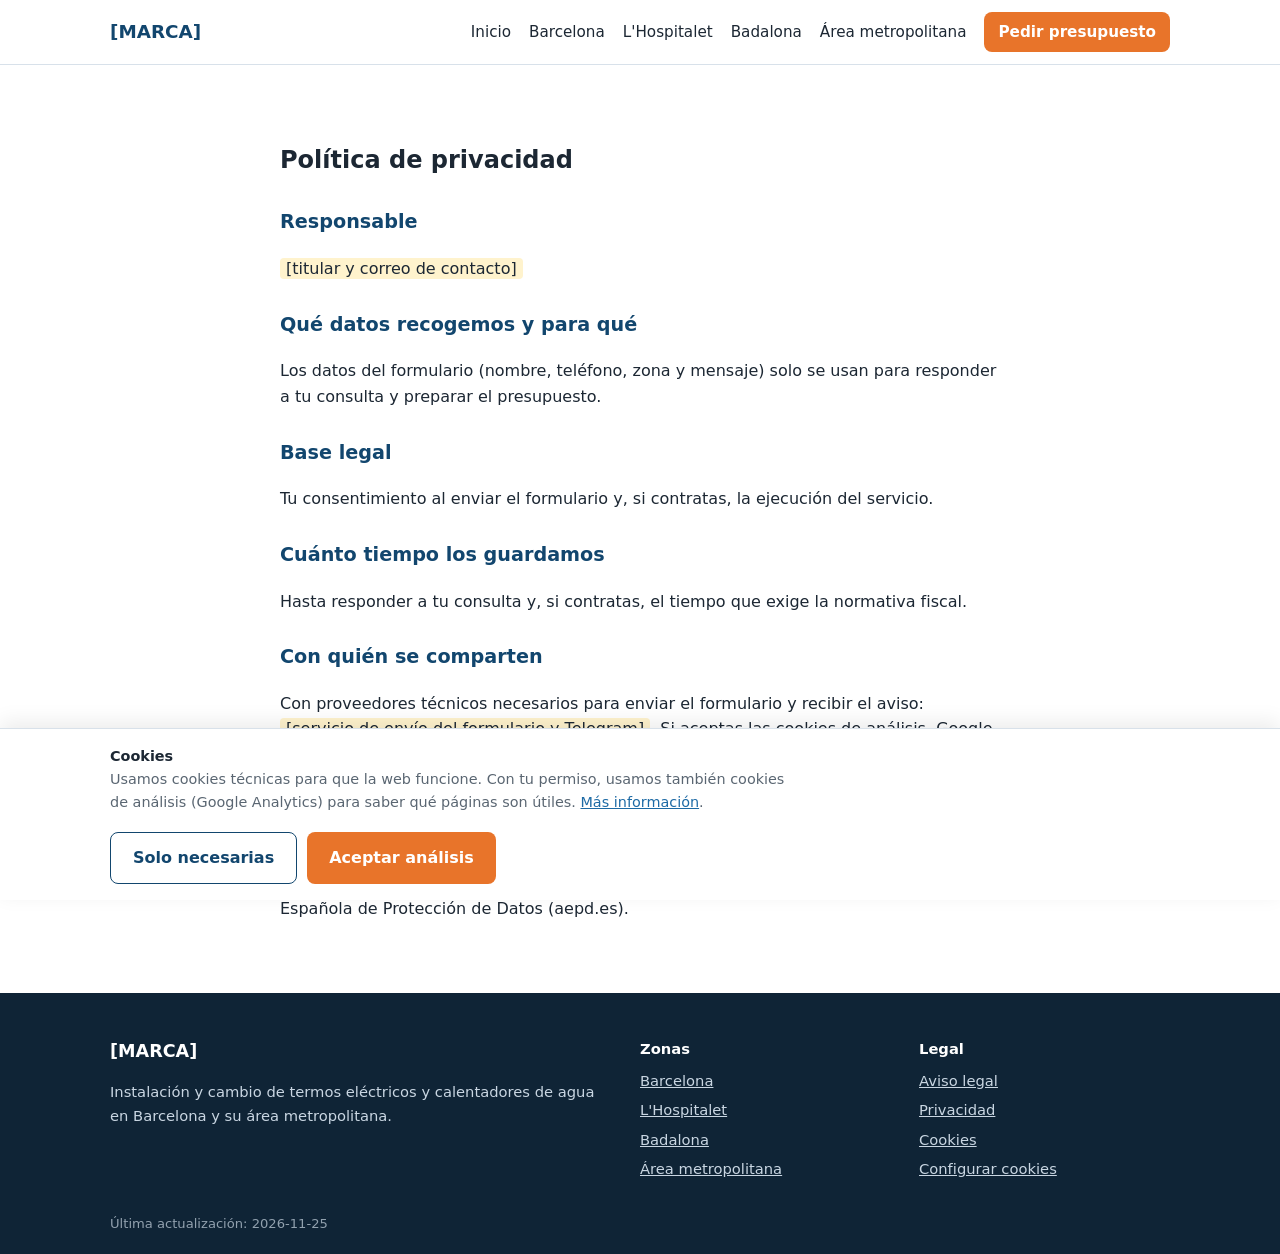
<file: privacidad/index.html>
<!DOCTYPE html>
<html lang="es">
<head>
<meta charset="utf-8">
<meta name="viewport" content="width=device-width, initial-scale=1">
<meta http-equiv="Content-Security-Policy" content="default-src 'self'; script-src 'self' https://www.googletagmanager.com; connect-src 'self' https://www.google-analytics.com https://region1.google-analytics.com ; img-src 'self' data: https://www.google-analytics.com; style-src 'self'; font-src 'self'; base-uri 'self'; form-action 'self'">
<meta name="referrer" content="strict-origin-when-cross-origin">
<title>Política de privacidad | [MARCA]</title>
<meta name="description" content="Política de privacidad de [MARCA].">
<meta name="robots" content="noindex, follow">
<link rel="canonical" href="https://juniorsmax.github.io/termos-y-calentadores/privacidad/">
<meta property="og:type" content="website">
<meta property="og:locale" content="es_ES">
<meta property="og:site_name" content="[MARCA]">
<meta property="og:title" content="Política de privacidad | [MARCA]">
<meta property="og:description" content="Política de privacidad de [MARCA].">
<meta property="og:url" content="https://juniorsmax.github.io/termos-y-calentadores/privacidad/">
<meta property="og:image" content="https://juniorsmax.github.io/termos-y-calentadores/img/compartir.png">
<meta name="twitter:card" content="summary_large_image">
<link rel="icon" href="../img/favicon.svg" type="image/svg+xml">
<link rel="stylesheet" href="../css/estilos.css">
<script type="application/ld+json">{"@context": "https://schema.org", "@type": "HVACBusiness", "@id": "https://juniorsmax.github.io/termos-y-calentadores/#negocio", "name": "[MARCA]", "url": "https://juniorsmax.github.io/termos-y-calentadores/", "description": "Instalación y cambio de termos eléctricos y calentadores de agua en Barcelona y su área metropolitana.", "areaServed": [{"@type": "City", "name": "Barcelona"}, {"@type": "City", "name": "L'Hospitalet de Llobregat"}, {"@type": "City", "name": "Badalona"}, {"@type": "City", "name": "Cornellà de Llobregat"}, {"@type": "City", "name": "Esplugues de Llobregat"}, {"@type": "City", "name": "Santa Coloma de Gramenet"}, {"@type": "City", "name": "Sant Adrià de Besòs"}], "knowsAbout": ["termos eléctricos", "calentadores de agua", "agua caliente sanitaria"]}</script>
</head>
<body>
<a class="saltar" href="#contenido">Saltar al contenido</a>
<header class="cab">
  <div class="caja cab-in">
    <a href="../" class="logo">[MARCA]</a>
    <button class="menu-btn" type="button" aria-expanded="false" aria-controls="menu">Menú</button>
    <nav id="menu" class="menu" aria-label="Principal"><a href="../">Inicio</a><a href="../barcelona/">Barcelona</a><a href="../hospitalet/">L&#x27;Hospitalet</a><a href="../badalona/">Badalona</a><a href="../area-metropolitana/">Área metropolitana</a>
      <a class="btn btn-peq" href="../#presupuesto" data-evento="cta_presupuesto">Pedir presupuesto</a>
    </nav>
  </div>
</header>
<main id="contenido">
<section class="sec"><div class="caja estrecha legal"><h1>Política de privacidad</h1>
<h2>Responsable</h2>
<p><span class="pendiente">[titular y correo de contacto]</span></p>
<h2>Qué datos recogemos y para qué</h2>
<p>Los datos del formulario (nombre, teléfono, zona y mensaje) solo se usan para responder a tu consulta y preparar el presupuesto.</p>
<h2>Base legal</h2>
<p>Tu consentimiento al enviar el formulario y, si contratas, la ejecución del servicio.</p>
<h2>Cuánto tiempo los guardamos</h2>
<p>Hasta responder a tu consulta y, si contratas, el tiempo que exige la normativa fiscal.</p>
<h2>Con quién se comparten</h2>
<p>Con proveedores técnicos necesarios para enviar el formulario y recibir el aviso: <span class="pendiente">[servicio de envío del formulario y Telegram]</span>. Si aceptas las cookies de análisis, Google Analytics.</p>
<h2>Tus derechos</h2>
<p>Puedes pedir acceso, rectificación, supresión, oposición, limitación y portabilidad escribiendo a <span class="pendiente">[correo de privacidad]</span>. También puedes reclamar ante la Agencia Española de Protección de Datos (aepd.es).</p>
</div></section></main>
<footer class="pie">
  <div class="caja pie-in">
    <div>
      <p class="pie-marca">[MARCA]</p>
      <p>Instalación y cambio de termos eléctricos y calentadores de agua en Barcelona y su área metropolitana.</p>
    </div>
    <nav aria-label="Zonas">
      <p class="pie-tit">Zonas</p>
      <a href="../barcelona/">Barcelona</a><a href="../hospitalet/">L'Hospitalet</a>
      <a href="../badalona/">Badalona</a><a href="../area-metropolitana/">Área metropolitana</a>
    </nav>
    <nav aria-label="Legal">
      <p class="pie-tit">Legal</p>
      <a href="../aviso-legal/">Aviso legal</a><a href="../privacidad/">Privacidad</a>
      <a href="../cookies/">Cookies</a>
      <button type="button" class="enlace" id="abrir-cookies">Configurar cookies</button>
    </nav>
  </div>
  <p class="caja pie-act">Última actualización: 2026-11-25</p>
</footer>
<div id="cookies" class="cookies" role="dialog" aria-modal="false" aria-labelledby="cookies-tit" hidden>
  <div class="caja cookies-in">
    <div>
      <p id="cookies-tit" class="cookies-tit">Cookies</p>
      <p>Usamos cookies técnicas para que la web funcione. Con tu permiso, usamos también cookies de análisis (Google Analytics) para saber qué páginas son útiles. <a href="../cookies/">Más información</a>.</p>
    </div>
    <div class="cookies-btns">
      <button type="button" class="btn btn-sec" data-cookies="rechazar">Solo necesarias</button>
      <button type="button" class="btn" data-cookies="aceptar">Aceptar análisis</button>
    </div>
  </div>
</div>
<script src="../js/config.js"></script>
<script src="../js/web.js"></script>
</body>
</html>
</file>
<file: css/estilos.css>
:root {
  --azul: #12466e; --azul-2: #1d6aa5; --azul-claro: #e9f2fa;
  --naranja: #e8742a; --texto: #1c2733; --gris: #5a6672; --borde: #d8e1ea; --fondo: #f5f8fb;
}
* { box-sizing: border-box; }
html { scroll-behavior: smooth; }
body { margin: 0; font-family: system-ui, -apple-system, "Segoe UI", Roboto, sans-serif; color: var(--texto); line-height: 1.6; }
a { color: var(--azul-2); }
img { max-width: 100%; }
.caja { max-width: 1100px; margin: 0 auto; padding: 0 20px; }
.estrecha { max-width: 760px; }
.saltar { position: absolute; left: -999px; }
.saltar:focus { left: 10px; top: 10px; background: #fff; padding: 8px; z-index: 100; }

.cab { background: #fff; border-bottom: 1px solid var(--borde); position: sticky; top: 0; z-index: 20; }
.cab-in { display: flex; align-items: center; justify-content: space-between; min-height: 64px; gap: 12px; }
.logo { font-weight: 800; font-size: 1.15rem; color: var(--azul); text-decoration: none; }
.menu { display: flex; align-items: center; gap: 18px; }
.menu a { color: var(--texto); text-decoration: none; font-size: .95rem; }
.menu a[aria-current="page"] { color: var(--azul-2); font-weight: 700; }
.menu-btn { display: none; background: none; border: 1px solid var(--borde); border-radius: 6px; padding: 8px 12px; font: inherit; }

.btn { display: inline-block; background: var(--naranja); color: #fff !important; padding: 12px 22px; border-radius: 8px; text-decoration: none; font-weight: 700; border: 0; cursor: pointer; font: inherit; font-weight: 700; }
.btn:hover { filter: brightness(.95); }
.btn-peq { padding: 8px 14px; font-size: .9rem; }
.btn-claro { background: transparent; border: 2px solid #fff; }
.btn-sec { background: #fff; color: var(--azul) !important; border: 1px solid var(--azul); }
.enlace { background: none; border: 0; padding: 0; color: #c9d6e2; font: inherit; cursor: pointer; text-decoration: underline; text-align: left; }

.hero { background: linear-gradient(135deg, var(--azul), var(--azul-2)); color: #fff; padding: 72px 0 60px; }
.hero h1 { font-size: clamp(1.7rem, 4vw, 2.6rem); line-height: 1.15; margin: 0 0 14px; max-width: 760px; }
.hero-sub { font-size: 1.15rem; max-width: 640px; opacity: .95; margin: 0 0 22px; }
.hero-btns { display: flex; gap: 12px; flex-wrap: wrap; }
.sellos { list-style: none; padding: 0; margin: 26px 0 0; display: flex; gap: 10px; flex-wrap: wrap; }
.sellos li { background: rgba(255,255,255,.14); padding: 6px 12px; border-radius: 20px; font-size: .9rem; }

.sec { padding: 56px 0; }
.sec-gris { background: var(--fondo); }
.sec-azul { background: var(--azul-claro); }
h2 { font-size: 1.6rem; color: var(--azul); margin: 0 0 18px; }
h3 { margin: 0 0 8px; font-size: 1.12rem; }
.intro { color: var(--gris); margin-top: -8px; }
.rejilla { display: grid; grid-template-columns: repeat(auto-fit, minmax(260px, 1fr)); gap: 20px; }
.tarjeta { background: #fff; border: 1px solid var(--borde); border-radius: 12px; padding: 22px; }
.promo { border-top: 4px solid var(--naranja); }
.precio { background: var(--azul-claro); padding: 8px 12px; border-radius: 8px; }
.condiciones { font-size: .9rem; color: var(--gris); padding-left: 18px; margin: 10px 0 0; }
.foto { aspect-ratio: 4/3; border-radius: 8px; margin-bottom: 14px; background: repeating-linear-gradient(45deg, #dde7f1, #dde7f1 10px, #e8eff6 10px, #e8eff6 20px); display: flex; align-items: center; justify-content: center; text-align: center; color: var(--gris); font-size: .85rem; padding: 10px; }

.pasos { list-style: none; counter-reset: p; padding: 0; margin: 0; }
.pasos li { counter-increment: p; position: relative; padding: 14px 0 14px 50px; border-bottom: 1px solid var(--borde); }
.pasos li::before { content: counter(p); position: absolute; left: 0; top: 12px; width: 34px; height: 34px; border-radius: 50%; background: var(--azul-claro); color: var(--azul); font-weight: 800; display: flex; align-items: center; justify-content: center; }

.zonas { display: grid; grid-template-columns: repeat(auto-fit, minmax(220px, 1fr)); gap: 14px; }
.zonas a { display: block; background: #fff; border: 1px solid var(--borde); border-radius: 10px; padding: 16px; font-weight: 700; color: var(--azul); text-decoration: none; }
.zonas a span { display: block; font-weight: 400; color: var(--gris); font-size: .88rem; }
.grupos { display: grid; grid-template-columns: repeat(auto-fit, minmax(280px, 1fr)); gap: 14px; }
.grupo { background: #fff; border: 1px solid var(--borde); border-radius: 10px; padding: 16px; }
.grupo p { margin: 0; color: var(--gris); font-size: .93rem; }

details { border-bottom: 1px solid var(--borde); padding: 14px 0; }
summary { cursor: pointer; font-weight: 700; }
details p { margin: 10px 0 0; color: var(--gris); }

.migas { font-size: .88rem; color: var(--gris); margin-bottom: 8px; }
.form { display: grid; gap: 14px; }
.form label { display: grid; gap: 6px; font-weight: 600; font-size: .95rem; }
.form input, .form select, .form textarea { font: inherit; padding: 11px 12px; border: 1px solid #b9c6d3; border-radius: 8px; background: #fff; }
.form .check { display: flex; gap: 10px; align-items: flex-start; font-weight: 400; font-size: .9rem; }
.form .check input { margin-top: 4px; }
.trampa { position: absolute; left: -9999px; }
.form-estado { min-height: 1.4em; margin: 0; font-weight: 600; }

.legal h2 { font-size: 1.2rem; margin-top: 28px; }
.pendiente { background: #fff3cd; padding: 1px 6px; border-radius: 4px; }
.tabla { border-collapse: collapse; width: 100%; font-size: .9rem; }
.tabla th, .tabla td { border: 1px solid var(--borde); padding: 8px; text-align: left; }

.pie { background: #0f2436; color: #c9d6e2; padding: 44px 0 20px; font-size: .92rem; }
.pie-in { display: grid; grid-template-columns: 2fr 1fr 1fr; gap: 28px; }
.pie a { color: #c9d6e2; display: block; margin-bottom: 6px; }
.pie-marca { color: #fff; font-weight: 800; font-size: 1.1rem; margin: 0 0 6px; }
.pie-tit { color: #fff; font-weight: 700; margin: 0 0 8px; }
.pie-act { margin-top: 26px; font-size: .82rem; opacity: .7; }

.cookies { position: fixed; left: 0; right: 0; bottom: 0; background: #fff; border-top: 1px solid var(--borde); box-shadow: 0 -6px 20px rgba(0,0,0,.08); padding: 16px 0; z-index: 50; }
.cookies-in { display: flex; gap: 18px; align-items: center; justify-content: space-between; flex-wrap: wrap; }
.cookies-in p { margin: 0; font-size: .9rem; color: var(--gris); max-width: 680px; }
.cookies-tit { font-weight: 700; color: var(--texto) !important; }
.cookies-btns { display: flex; gap: 10px; }
.cookies[hidden] { display: none; }

@media (max-width: 820px) {
  .menu-btn { display: block; }
  .menu { display: none; position: absolute; top: 64px; left: 0; right: 0; background: #fff; flex-direction: column; align-items: stretch; padding: 12px 20px 20px; border-bottom: 1px solid var(--borde); gap: 12px; }
  .menu.abierto { display: flex; }
  .pie-in { grid-template-columns: 1fr; }
}
</file>
